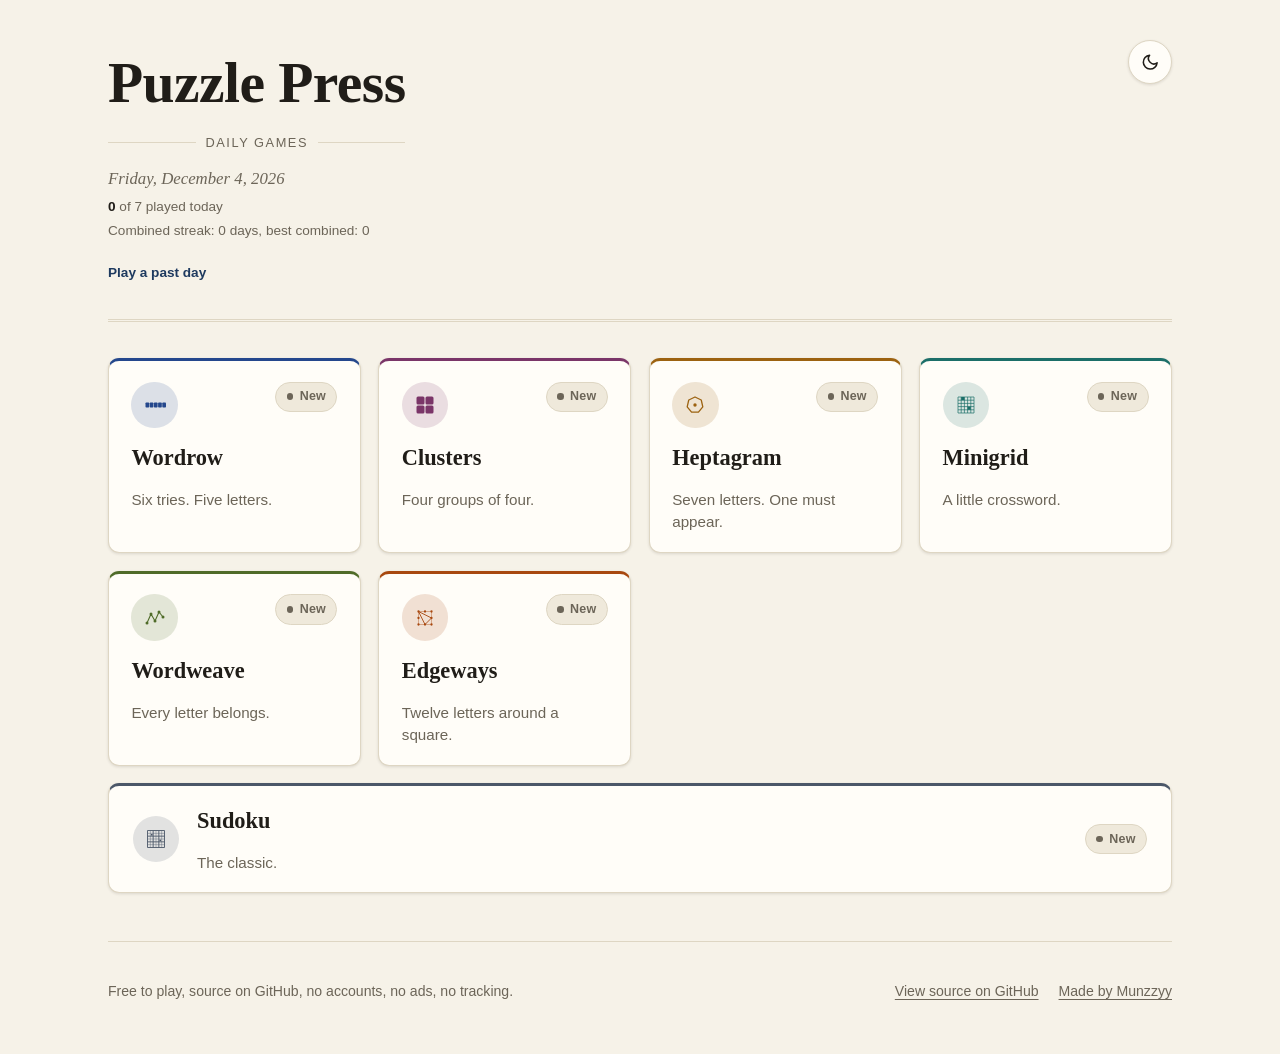
<file: index.html>
<!doctype html>
<html lang="en">
<head>
<meta charset="utf-8">
<script>
  try {
    var t = localStorage.getItem("pp.theme");
    if (t === "light" || t === "dark") document.documentElement.setAttribute("data-theme", t);
  } catch (e) {}
</script>
<meta name="viewport" content="width=device-width, initial-scale=1">
<title>Puzzle Press</title>
<meta name="description" content="Seven free daily puzzles: a word guess, a grouping game, a pangram hunt, a mini crossword, a word search, a letter-jump game, and sudoku. No accounts, no ads.">
<link rel="canonical" href="https://puzzlepress.munzzyy.dev/">
<meta property="og:type" content="website">
<meta property="og:site_name" content="Puzzle Press">
<meta property="og:title" content="Puzzle Press">
<meta property="og:description" content="Seven free daily puzzles: a word guess, a grouping game, a pangram hunt, a mini crossword, a word search, a letter-jump game, and sudoku. No accounts, no ads.">
<meta property="og:url" content="https://puzzlepress.munzzyy.dev/">
<meta property="og:image" content="https://puzzlepress.munzzyy.dev/assets/cards/hub.png">
<meta property="og:image:width" content="1200">
<meta property="og:image:height" content="630">
<meta name="twitter:card" content="summary_large_image">
<meta name="twitter:title" content="Puzzle Press">
<meta name="twitter:description" content="Seven free daily puzzles: a word guess, a grouping game, a pangram hunt, a mini crossword, a word search, a letter-jump game, and sudoku. No accounts, no ads.">
<meta name="twitter:image" content="https://puzzlepress.munzzyy.dev/assets/cards/hub.png">
<meta name="theme-color" content="#f6f2e8" media="(prefers-color-scheme: light)">
<meta name="theme-color" content="#14161a" media="(prefers-color-scheme: dark)">
<link rel="manifest" href="manifest.webmanifest">
<link rel="icon" href="assets/icons/favicon.png" type="image/png">
<link rel="icon" href="assets/icons/icon-32.png" sizes="32x32" type="image/png">
<link rel="apple-touch-icon" href="assets/icons/icon-180.png">
<link rel="stylesheet" href="assets/site.css">
<script type="application/ld+json">{"@context": "https://schema.org", "@type": "WebApplication", "name": "Puzzle Press", "url": "https://puzzlepress.munzzyy.dev/", "description": "Seven free daily puzzles: a word guess, a grouping game, a pangram hunt, a mini crossword, a word search, a letter-jump game, and sudoku. No accounts, no ads.", "applicationCategory": "GameApplication", "operatingSystem": "Any", "offers": {"@type": "Offer", "price": "0", "priceCurrency": "USD"}}</script>
</head>
<body>
<a class="pp-skip-link" href="#main">Skip to games</a>

<div class="pp-wrap">
  <header class="pp-masthead">
    <div class="pp-masthead__top">
      <div>
        <a class="pp-wordmark" href="index.html">Puzzle Press</a>
        <div class="pp-masthead__rule">Daily games</div>
      </div>
      <button type="button" class="pp-theme-toggle" id="theme-toggle" aria-label="Switch to dark theme"></button>
    </div>
    <p class="pp-dateline" id="dateline"></p>
    <p class="pp-progress" id="progress-line"></p>
    <p class="pp-combined-stats" id="combined-stats"></p>
    <div class="pp-masthead__links">
      <a class="pp-archive-link" href="archive.html">Play a past day</a>
      <button type="button" class="pp-archive-link pp-share-today" id="share-today" hidden>Share today's results</button>
    </div>
  </header>

  <main id="main">
    <section class="pp-grid" aria-label="Today's games" id="game-grid"></section>
  </main>

  <footer class="pp-footer">
    <p>Free to play, source on GitHub, no accounts, no ads, no tracking.</p>
    <span class="pp-footer__links">
      <a href="https://github.com/munzzyy/puzzlepress" target="_blank" rel="noopener">View source on GitHub</a>
      <a href="https://github.com/munzzyy" target="_blank" rel="noopener">Made by Munzzyy</a>
    </span>
  </footer>
</div>

<script type="module">
import { store, todayKey, lastDiff, getShareLine, share, dayIndex, currentStreak } from "./assets/shared.js";

const SITE_URL = "https://puzzlepress.munzzyy.dev/";
const HUB_EPOCH = "2026-08-10";

const GAMES = [
  { id: "wordrow", name: "Wordrow", tagline: "Six tries. Five letters." },
  { id: "clusters", name: "Clusters", tagline: "Four groups of four." },
  { id: "heptagram", name: "Heptagram", tagline: "Seven letters. One must appear." },
  { id: "minigrid", name: "Minigrid", tagline: "A little crossword." },
  { id: "wordweave", name: "Wordweave", tagline: "Every letter belongs." },
  { id: "edgeways", name: "Edgeways", tagline: "Twelve letters around a square." },
  { id: "sudoku", name: "Sudoku", tagline: "The classic.", defaultDiff: "easy" },
];

const THEME_KEY = "pp.theme";

function esc(s) {
  return String(s).replace(/[&<>"']/g, (c) => (
    { "&": "&amp;", "<": "&lt;", ">": "&gt;", '"': "&quot;", "'": "&#39;" }[c]
  ));
}

/**
 * Four hub chip states, read from the player's last-used difficulty for
 * this game: New (never played it), Continue (a saved day in progress),
 * Solved (today's puzzle already won), Hard-luck (today's puzzle already
 * lost). "Played today" for the progress line is solved-or-lost.
 */
function chipFor(game) {
  const diff = lastDiff(game.id, game.defaultDiff || "medium");
  const s = store(game.id, diff);
  const meta = s.loadMeta();
  const today = todayKey();

  if (meta.last === today) {
    return meta.lastWon
      ? { text: "Solved", state: "solved" }
      : { text: "Hard luck", state: "lost" };
  }
  if (s.loadDay()) return { text: "Continue", state: "continue" };
  return { text: "New", state: "" };
}

function renderGrid() {
  const grid = document.getElementById("game-grid");
  const chips = GAMES.map(chipFor);
  const playedToday = chips.filter((c) => c.state === "solved" || c.state === "lost").length;

  grid.innerHTML = GAMES.map((g, i) => {
    const chip = chips[i];
    const wide = i === GAMES.length - 1;
    const cardClass = wide ? "pp-card pp-card--wide" : "pp-card";
    const chipHTML =
      `<span class="pp-chip" data-state="${chip.state}">` +
      `<span class="pp-chip__dot" aria-hidden="true"></span>${esc(chip.text)}</span>`;
    const iconHTML = `<span class="pp-card__icon"><span class="pp-card__glyph" aria-hidden="true"></span></span>`;
    const nameHTML = `<span class="pp-card__name">${esc(g.name)}</span>`;
    const taglineHTML = `<span class="pp-card__tagline">${esc(g.tagline)}</span>`;

    if (wide) {
      return (
        `<a class="${cardClass}" data-game="${g.id}" href="games/${g.id}/index.html">` +
        iconHTML +
        `<span class="pp-card__wide-text">${nameHTML}${taglineHTML}</span>` +
        chipHTML +
        `</a>`
      );
    }
    return (
      `<a class="${cardClass}" data-game="${g.id}" href="games/${g.id}/index.html">` +
      `<span class="pp-card__top">${iconHTML}${chipHTML}</span>` +
      nameHTML +
      taglineHTML +
      `</a>`
    );
  }).join("");

  document.getElementById("progress-line").innerHTML =
    `<span class="pp-progress__count">${playedToday}</span> of ${GAMES.length} played today`;
}

/**
 * Combined streak across all seven games, read from each game's last-used
 * difficulty (same source chipFor uses). A quiet way to see the whole
 * portfolio's momentum at a glance instead of clicking into each game.
 */
function renderCombinedStats() {
  let streak = 0;
  let best = 0;
  for (const g of GAMES) {
    const diff = lastDiff(g.id, g.defaultDiff || "medium");
    const meta = store(g.id, diff).loadMeta();
    streak += currentStreak(meta);
    best += meta.maxStreak;
  }
  document.getElementById("combined-stats").textContent =
    `Combined streak: ${streak} day${streak === 1 ? "" : "s"}, best combined: ${best}`;
}

function renderShareToday() {
  const btn = document.getElementById("share-today");
  const today = todayKey();
  const lines = GAMES.map((g) => {
    const line = getShareLine(g.id, today);
    return line ? `${g.name}: ${line}` : null;
  }).filter(Boolean);

  btn.hidden = lines.length === 0;
  if (lines.length === 0) return;

  btn.onclick = () => {
    const dayNumber = dayIndex(HUB_EPOCH) + 1;
    const text = [`Puzzle Press #${dayNumber}`, ...lines, SITE_URL].join("\n");
    share(text);
  };
}

function renderDateline() {
  const now = new Date();
  document.getElementById("dateline").textContent = new Intl.DateTimeFormat("en-US", {
    weekday: "long",
    year: "numeric",
    month: "long",
    day: "numeric",
  }).format(now);
}

function currentTheme() {
  let stored = null;
  try {
    stored = localStorage.getItem(THEME_KEY);
  } catch (e) {}
  if (stored === "light" || stored === "dark") return stored;
  return window.matchMedia && window.matchMedia("(prefers-color-scheme: dark)").matches
    ? "dark"
    : "light";
}

function wireThemeToggle() {
  const btn = document.getElementById("theme-toggle");
  const iconFor = (theme) =>
    theme === "dark"
      ? '<svg viewBox="0 0 24 24" fill="none" stroke-width="2" stroke-linecap="round" stroke-linejoin="round"><circle cx="12" cy="12" r="4"/><path d="M12 2v2M12 20v2M4.9 4.9l1.4 1.4M17.7 17.7l1.4 1.4M2 12h2M20 12h2M4.9 19.1l1.4-1.4M17.7 6.3l1.4-1.4"/></svg>'
      : '<svg viewBox="0 0 24 24" fill="none" stroke-width="2" stroke-linecap="round" stroke-linejoin="round"><path d="M21 12.8A9 9 0 1 1 11.2 3a7 7 0 0 0 9.8 9.8z"/></svg>';

  const notifyNative = (theme) => {
    if (window.NativeApp && typeof window.NativeApp.postMessage === "function") {
      try {
        window.NativeApp.postMessage(JSON.stringify({ type: "theme", theme }));
      } catch (e) {}
    }
  };

  const apply = (theme) => {
    document.documentElement.setAttribute("data-theme", theme);
    btn.innerHTML = iconFor(theme);
    btn.setAttribute("aria-label", theme === "dark" ? "Switch to light theme" : "Switch to dark theme");
    notifyNative(theme);
  };

  apply(currentTheme());

  if (window.matchMedia) {
    window.matchMedia("(prefers-color-scheme: dark)").addEventListener("change", (e) => {
      let stored = null;
      try {
        stored = localStorage.getItem(THEME_KEY);
      } catch (err) {}
      if (stored) return;
      apply(e.matches ? "dark" : "light");
    });
  }

  btn.addEventListener("click", () => {
    const next = currentTheme() === "dark" ? "light" : "dark";
    try {
      localStorage.setItem(THEME_KEY, next);
    } catch (e) {}
    apply(next);
  });
}

function renderDay() {
  renderGrid();
  renderCombinedStats();
  renderDateline();
  renderShareToday();
}

renderDay();
wireThemeToggle();

// The Android app and back-forward cache resume this page without reloading it, possibly on a later day.
document.addEventListener("visibilitychange", () => {
  if (document.visibilityState === "visible") renderDay();
});
window.addEventListener("pageshow", (e) => {
  if (e.persisted) renderDay();
});

if ("serviceWorker" in navigator && location.hostname !== "appassets.androidplatform.net") {
  window.addEventListener("load", () => {
    navigator.serviceWorker.register("./sw.js").catch(() => {});
  });
}
</script>
</body>
</html>
</file>
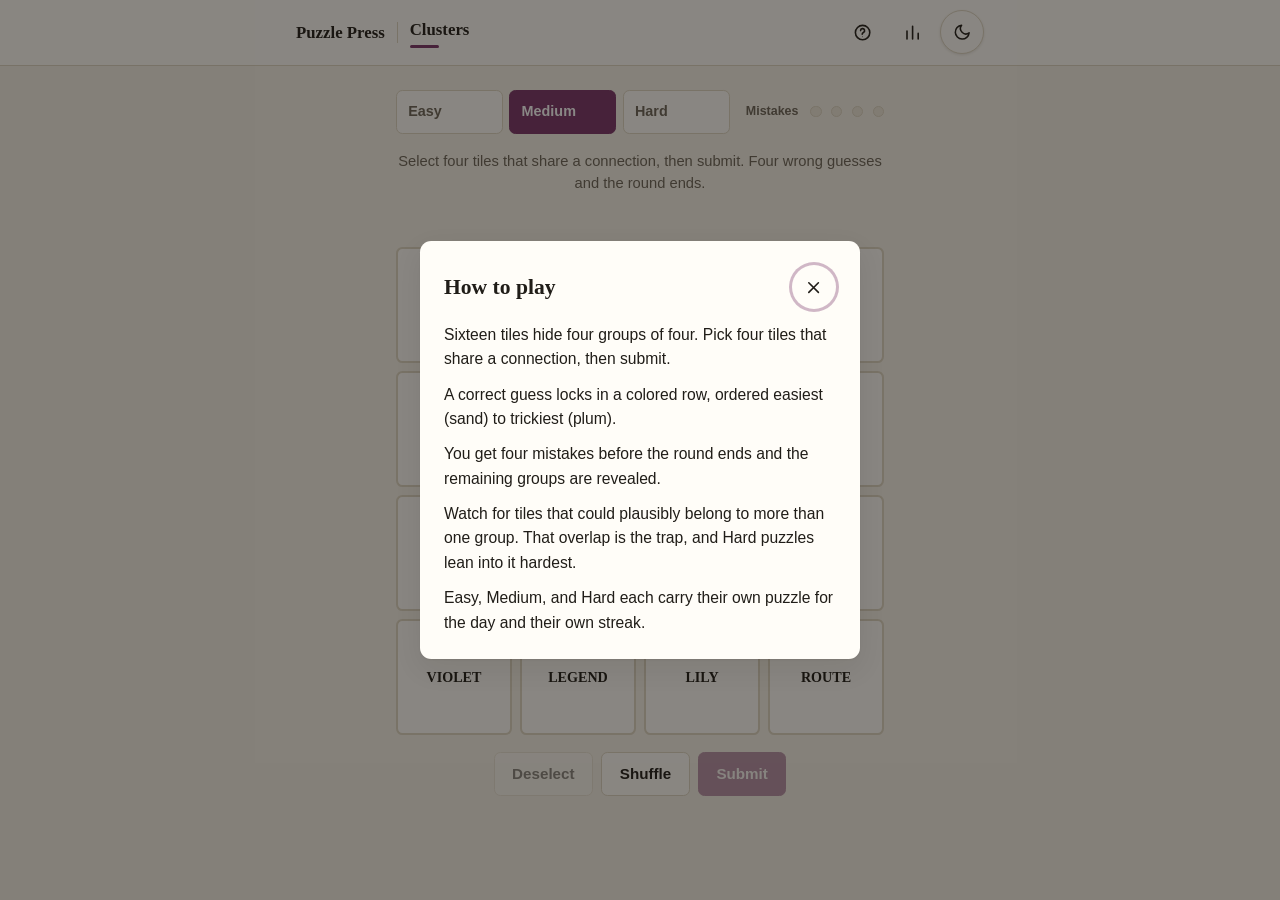
<file: games/clusters/index.html>
<!doctype html>
<html lang="en">
<head>
<meta charset="utf-8">
<script>
  try {
    var t = localStorage.getItem("pp.theme");
    if (t === "light" || t === "dark") document.documentElement.setAttribute("data-theme", t);
  } catch (e) {}
</script>
<meta name="viewport" content="width=device-width, initial-scale=1">
<title>Clusters - Puzzle Press</title>
<meta name="description" content="Four groups of four. Sort sixteen tiles into their hidden categories before you run out of mistakes.">
<link rel="canonical" href="https://puzzlepress.munzzyy.dev/games/clusters/">
<meta property="og:type" content="website">
<meta property="og:site_name" content="Puzzle Press">
<meta property="og:title" content="Clusters - Puzzle Press">
<meta property="og:description" content="Four groups of four. Sort sixteen tiles into their hidden categories before you run out of mistakes.">
<meta property="og:url" content="https://puzzlepress.munzzyy.dev/games/clusters/">
<meta property="og:image" content="https://puzzlepress.munzzyy.dev/assets/cards/clusters.png">
<meta property="og:image:width" content="1200">
<meta property="og:image:height" content="630">
<meta name="twitter:card" content="summary_large_image">
<meta name="twitter:title" content="Clusters - Puzzle Press">
<meta name="twitter:description" content="Four groups of four. Sort sixteen tiles into their hidden categories before you run out of mistakes.">
<meta name="twitter:image" content="https://puzzlepress.munzzyy.dev/assets/cards/clusters.png">
<meta name="theme-color" content="#f6f2e8" media="(prefers-color-scheme: light)">
<meta name="theme-color" content="#14161a" media="(prefers-color-scheme: dark)">
<link rel="manifest" href="../../manifest.webmanifest">
<link rel="icon" href="../../assets/icons/favicon.png" type="image/png">
<link rel="icon" href="../../assets/icons/icon-32.png" sizes="32x32" type="image/png">
<link rel="apple-touch-icon" href="../../assets/icons/icon-180.png">
<link rel="stylesheet" href="../../assets/site.css">
<link rel="stylesheet" href="style.css">
<script type="application/ld+json">{"@context": "https://schema.org", "@type": "Game", "name": "Clusters", "url": "https://puzzlepress.munzzyy.dev/games/clusters/", "description": "Sort sixteen tiles into four themed groups before your fourth mistake.", "genre": "Puzzle", "isAccessibleForFree": true}</script>
</head>
<body>
<a class="pp-skip-link" href="#main">Skip to game</a>
<div id="pp-chrome"></div>

<main id="main" class="pp-game" data-game="clusters">
  <div class="pp-diff-row">
    <div class="pp-difftabs" id="cl-difftabs"></div>
    <div class="pp-status-row" id="cl-status" aria-label="Mistakes remaining"></div>
  </div>

  <p class="cl-intro">Select four tiles that share a connection, then submit. Four wrong guesses and the round ends.</p>

  <p class="cl-banner" id="cl-banner" role="status" aria-live="polite"></p>

  <ol class="cl-solved" id="cl-solved" aria-label="Solved groups"></ol>

  <div class="cl-grid" id="cl-grid" role="group" aria-label="Puzzle tiles"></div>

  <div class="cl-controls">
    <button type="button" class="pp-btn" id="cl-deselect">Deselect</button>
    <button type="button" class="pp-btn" id="cl-shuffle">Shuffle</button>
    <button type="button" class="pp-btn pp-btn--primary" id="cl-submit" disabled>Submit</button>
  </div>

  <div class="cl-endgame" id="cl-endgame" role="status" aria-live="polite" hidden>
    <p class="cl-endgame__text" id="cl-endgame-text"></p>
    <div class="cl-endgame__actions">
      <button type="button" class="pp-btn pp-btn--primary" id="cl-share">Share result</button>
      <button type="button" class="pp-btn" id="cl-random">Play a random puzzle</button>
    </div>
  </div>
</main>

<script type="module" src="game.js"></script>
</body>
</html>
</file>
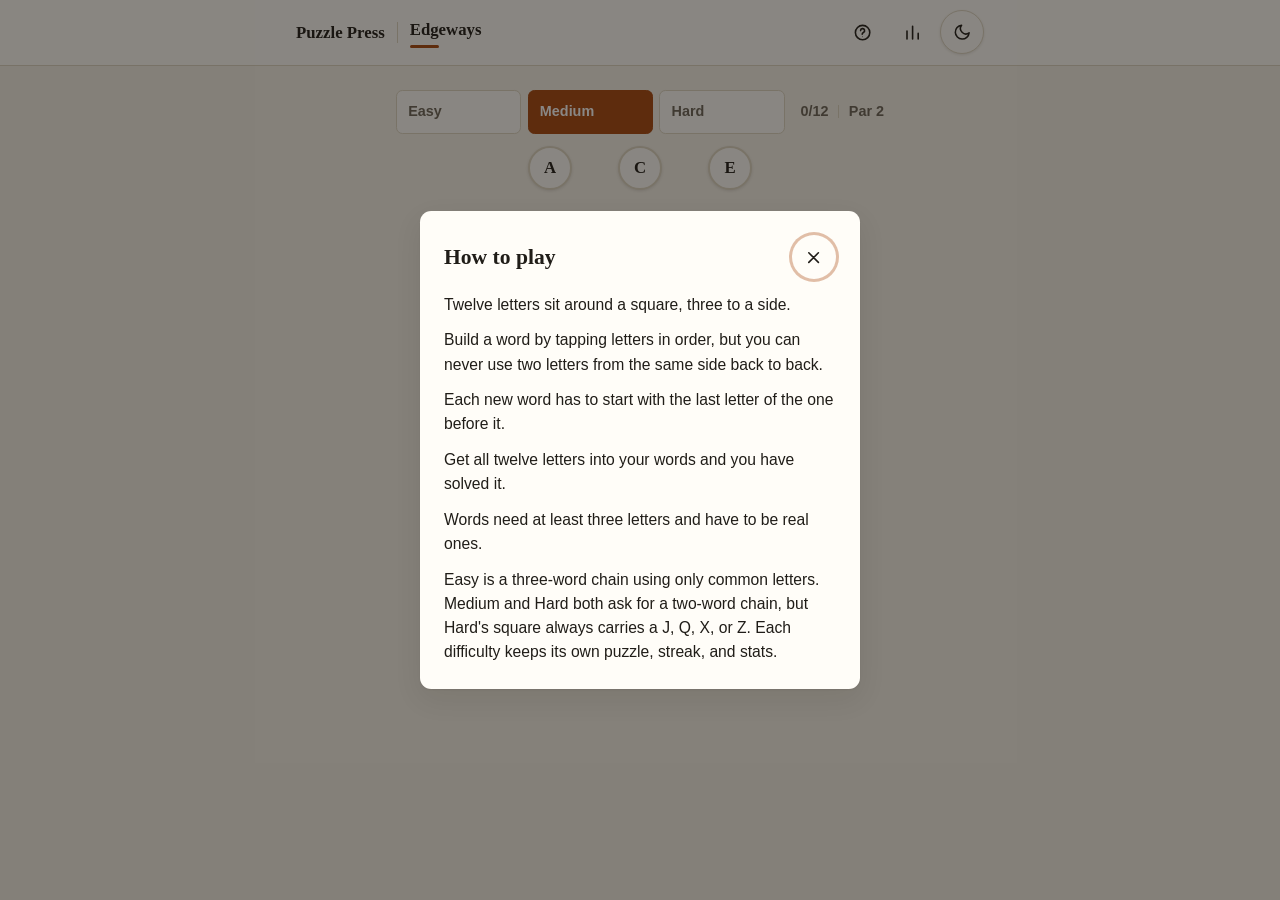
<file: games/edgeways/index.html>
<!doctype html>
<html lang="en">
<head>
<meta charset="utf-8">
<script>
  try {
    var t = localStorage.getItem("pp.theme");
    if (t === "light" || t === "dark") document.documentElement.setAttribute("data-theme", t);
  } catch (e) {}
</script>
<meta name="viewport" content="width=device-width, initial-scale=1">
<title>Edgeways - Puzzle Press</title>
<meta name="description" content="Twelve letters around a square. Chain words from side to side and use every letter.">
<link rel="canonical" href="https://puzzlepress.munzzyy.dev/games/edgeways/">
<meta property="og:type" content="website">
<meta property="og:site_name" content="Puzzle Press">
<meta property="og:title" content="Edgeways - Puzzle Press">
<meta property="og:description" content="Twelve letters around a square. Chain words from side to side and use every letter.">
<meta property="og:url" content="https://puzzlepress.munzzyy.dev/games/edgeways/">
<meta property="og:image" content="https://puzzlepress.munzzyy.dev/assets/cards/edgeways.png">
<meta property="og:image:width" content="1200">
<meta property="og:image:height" content="630">
<meta name="twitter:card" content="summary_large_image">
<meta name="twitter:title" content="Edgeways - Puzzle Press">
<meta name="twitter:description" content="Twelve letters around a square. Chain words from side to side and use every letter.">
<meta name="twitter:image" content="https://puzzlepress.munzzyy.dev/assets/cards/edgeways.png">
<meta name="theme-color" content="#f6f2e8" media="(prefers-color-scheme: light)">
<meta name="theme-color" content="#14161a" media="(prefers-color-scheme: dark)">
<link rel="manifest" href="../../manifest.webmanifest">
<link rel="icon" href="../../assets/icons/favicon.png" type="image/png">
<link rel="apple-touch-icon" href="../../assets/icons/icon-180.png">
<link rel="stylesheet" href="../../assets/site.css">
<link rel="stylesheet" href="./style.css">
<script type="application/ld+json">{"@context": "https://schema.org", "@type": "Game", "name": "Edgeways", "url": "https://puzzlepress.munzzyy.dev/games/edgeways/", "description": "Twelve letters around a square. Chain words until every letter is used.", "genre": "Puzzle", "isAccessibleForFree": true}</script>
</head>
<body>
<a class="pp-skip-link" href="#main">Skip to puzzle</a>

<div id="pp-chrome"></div>

<main id="main" class="pp-game">
  <div class="pp-diff-row">
    <div id="ed-diff-tabs"></div>
    <div class="pp-status-row">
      <span id="ed-progress" aria-label="Letters covered">0/12</span>
      <span class="ed-status-divider" aria-hidden="true"></span>
      <span>Par <span id="ed-par">2</span></span>
    </div>
  </div>

  <p class="ed-practice-note pp-muted pp-center" id="ed-practice-note" hidden>
    Practice puzzle. Solving this will not affect your streak.
  </p>

  <div class="ed-board" id="ed-board" aria-label="Letter square">
    <svg class="ed-board__lines" id="ed-lines" aria-hidden="true"></svg>
    <div class="ed-board__square" aria-hidden="true"></div>
    <div class="ed-board__side" data-side="0"></div>
    <div class="ed-board__side" data-side="1"></div>
    <div class="ed-board__side" data-side="2"></div>
    <div class="ed-board__side" data-side="3"></div>
  </div>

  <p class="ed-current" id="ed-current" aria-live="polite">&nbsp;</p>
  <p class="ed-message" id="ed-message" role="status"></p>

  <div class="ed-controls" id="ed-controls">
    <button type="button" class="pp-btn" id="ed-restart">Restart</button>
    <button type="button" class="pp-btn" id="ed-backspace">Delete</button>
    <button type="button" class="pp-btn pp-btn--primary" id="ed-enter">Enter</button>
  </div>

  <section class="ed-found" aria-label="Words found so far">
    <h2 class="ed-found__heading">Words found <span class="ed-found__count" id="ed-word-count">0</span></h2>
    <ol class="ed-found__list" id="ed-found-list"></ol>
  </section>

  <section class="ed-done" id="ed-done" role="status" aria-live="polite" hidden>
    <p class="ed-done__headline" id="ed-done-headline"></p>
    <div class="ed-done__actions">
      <button type="button" class="pp-btn pp-btn--primary" id="ed-share">Share result</button>
      <button type="button" class="pp-btn" id="ed-practice">Play a random puzzle</button>
    </div>
  </section>
</main>

<script type="module" src="./game.js"></script>
</body>
</html>
</file>
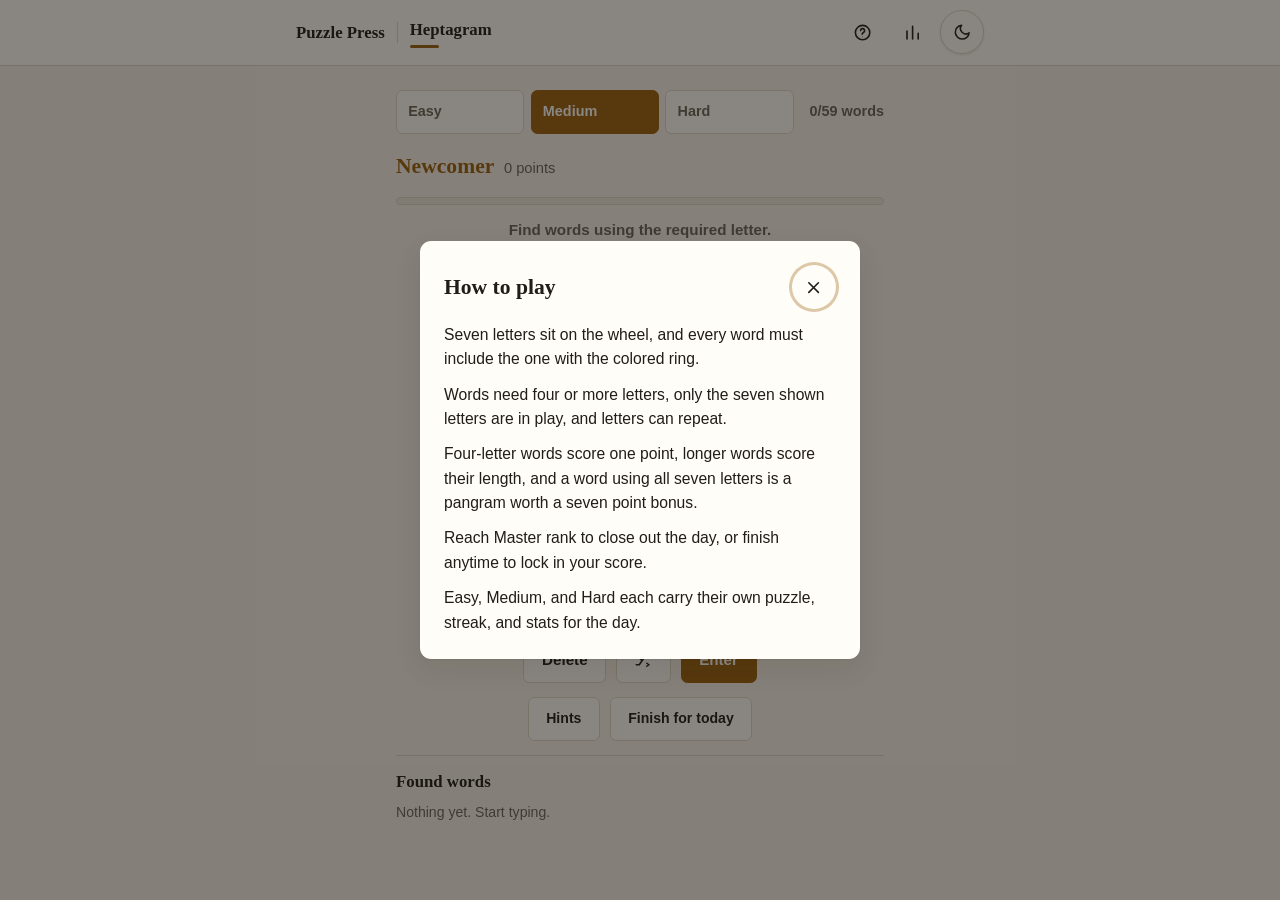
<file: games/heptagram/index.html>
<!doctype html>
<html lang="en">
<head>
<meta charset="utf-8">
<script>
  try {
    var t = localStorage.getItem("pp.theme");
    if (t === "light" || t === "dark") document.documentElement.setAttribute("data-theme", t);
  } catch (e) {}
</script>
<meta name="viewport" content="width=device-width, initial-scale=1">
<title>Heptagram - Puzzle Press</title>
<meta name="description" content="Seven letters, one required. Build words and hunt for the pangram.">
<link rel="canonical" href="https://puzzlepress.munzzyy.dev/games/heptagram/">
<meta property="og:type" content="website">
<meta property="og:site_name" content="Puzzle Press">
<meta property="og:title" content="Heptagram - Puzzle Press">
<meta property="og:description" content="Seven letters, one required. Build words and hunt for the pangram.">
<meta property="og:url" content="https://puzzlepress.munzzyy.dev/games/heptagram/">
<meta property="og:image" content="https://puzzlepress.munzzyy.dev/assets/cards/heptagram.png">
<meta property="og:image:width" content="1200">
<meta property="og:image:height" content="630">
<meta name="twitter:card" content="summary_large_image">
<meta name="twitter:title" content="Heptagram - Puzzle Press">
<meta name="twitter:description" content="Seven letters, one required. Build words and hunt for the pangram.">
<meta name="twitter:image" content="https://puzzlepress.munzzyy.dev/assets/cards/heptagram.png">
<meta name="theme-color" content="#f6f2e8" media="(prefers-color-scheme: light)">
<meta name="theme-color" content="#14161a" media="(prefers-color-scheme: dark)">
<link rel="manifest" href="../../manifest.webmanifest">
<link rel="icon" href="../../assets/icons/favicon.png" type="image/png">
<link rel="apple-touch-icon" href="../../assets/icons/icon-180.png">
<link rel="stylesheet" href="../../assets/site.css">
<link rel="stylesheet" href="style.css">
<script type="application/ld+json">{"@context": "https://schema.org", "@type": "Game", "name": "Heptagram", "url": "https://puzzlepress.munzzyy.dev/games/heptagram/", "description": "Seven letters, one required in every word you build. Hunt for the pangram.", "genre": "Puzzle", "isAccessibleForFree": true}</script>
</head>
<body>
<a class="pp-skip-link" href="#main">Skip to game</a>
<div id="pp-chrome"></div>

<main id="main" class="pp-game" aria-live="off">
  <div class="pp-diff-row">
    <div id="diff-tabs"></div>
    <div class="pp-status-row" id="hg-status" aria-label="Words found"></div>
  </div>

  <section class="hg-board" id="hg-board">
    <div class="hg-score-row">
      <p class="hg-rank" id="hg-rank">Newcomer</p>
      <p class="hg-score" id="hg-score">0 points</p>
    </div>

    <div class="hg-progress" aria-hidden="true">
      <div class="hg-progress__fill" id="hg-progress-fill"></div>
    </div>

    <p class="hg-message" id="hg-message" role="status" aria-live="polite">&nbsp;</p>

    <div class="hg-guess" id="hg-guess" aria-label="Current guess"></div>

    <div class="hg-wheel" id="hg-wheel" role="group" aria-label="Puzzle letters"></div>

    <div class="hg-controls">
      <button class="pp-btn" id="hg-delete" type="button">Delete</button>
      <button class="pp-btn" id="hg-shuffle" type="button" aria-label="Shuffle letter positions">
        <svg viewBox="0 0 24 24" fill="none" stroke="currentColor" stroke-width="2" stroke-linecap="round" stroke-linejoin="round" width="18" height="18" aria-hidden="true">
          <path d="M3 7h4l3 4M3 17h4l7-10h4M17 3l3 2-3 2M17 19l3-2-3-2"/>
        </svg>
      </button>
      <button class="pp-btn pp-btn--primary" id="hg-enter" type="button">Enter</button>
    </div>

    <div class="hg-finish-row">
      <button class="pp-btn" id="hg-hints" type="button">Hints</button>
      <button class="pp-btn" id="hg-finish" type="button">Finish for today</button>
    </div>

    <div class="hg-found">
      <h2 class="hg-found__title">Found words</h2>
      <ul class="hg-found__list" id="hg-found-list"></ul>
    </div>
  </section>

  <section class="hg-summary" id="hg-summary" role="status" aria-live="polite" hidden>
    <p class="hg-summary__rank" id="hg-summary-rank"></p>
    <p class="hg-summary__line" id="hg-summary-line"></p>
    <div class="hg-summary__actions">
      <button class="pp-btn pp-btn--primary" id="hg-share" type="button">Share result</button>
      <button class="pp-btn" id="hg-random" type="button">Random puzzle</button>
    </div>
  </section>
</main>

<script type="module" src="game.js"></script>
</body>
</html>
</file>
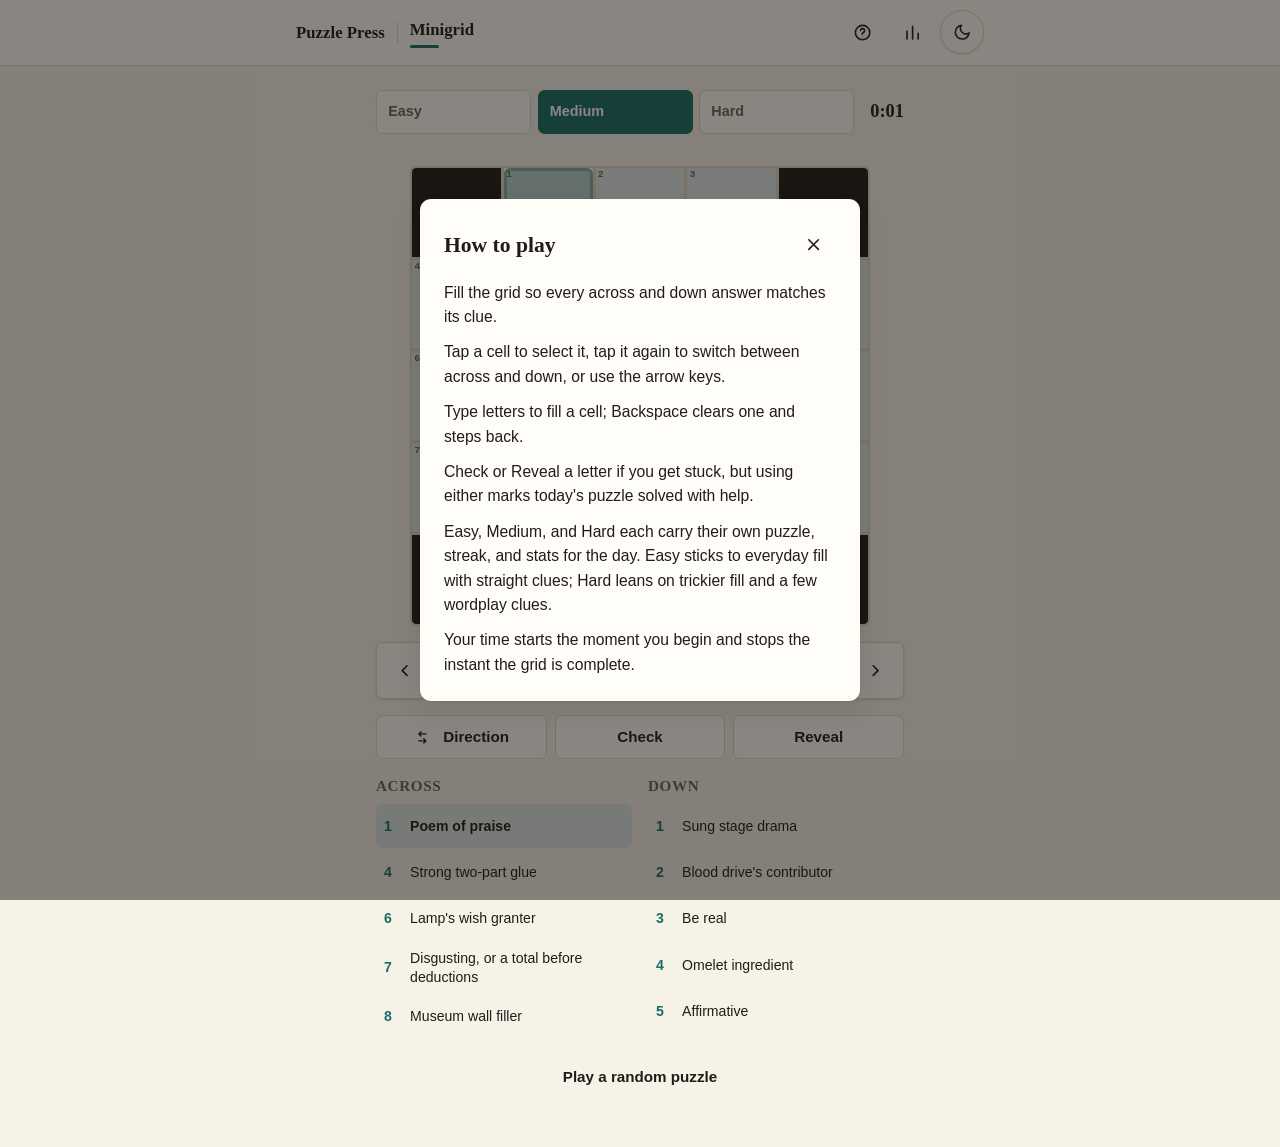
<file: games/minigrid/index.html>
<!doctype html>
<html lang="en">
<head>
<meta charset="utf-8">
<script>
  try {
    var t = localStorage.getItem("pp.theme");
    if (t === "light" || t === "dark") document.documentElement.setAttribute("data-theme", t);
  } catch (e) {}
</script>
<meta name="viewport" content="width=device-width, initial-scale=1">
<title>Minigrid - Puzzle Press</title>
<meta name="description" content="A little 5x5 crossword in Easy, Medium, and Hard. New puzzles every day, free, no accounts.">
<link rel="canonical" href="https://puzzlepress.munzzyy.dev/games/minigrid/">
<meta property="og:type" content="website">
<meta property="og:site_name" content="Puzzle Press">
<meta property="og:title" content="Minigrid - Puzzle Press">
<meta property="og:description" content="A little 5x5 crossword in Easy, Medium, and Hard. New puzzles every day, free, no accounts.">
<meta property="og:url" content="https://puzzlepress.munzzyy.dev/games/minigrid/">
<meta property="og:image" content="https://puzzlepress.munzzyy.dev/assets/cards/minigrid.png">
<meta property="og:image:width" content="1200">
<meta property="og:image:height" content="630">
<meta name="twitter:card" content="summary_large_image">
<meta name="twitter:title" content="Minigrid - Puzzle Press">
<meta name="twitter:description" content="A little 5x5 crossword in Easy, Medium, and Hard. New puzzles every day, free, no accounts.">
<meta name="twitter:image" content="https://puzzlepress.munzzyy.dev/assets/cards/minigrid.png">
<meta name="theme-color" content="#f6f2e8" media="(prefers-color-scheme: light)">
<meta name="theme-color" content="#14161a" media="(prefers-color-scheme: dark)">
<link rel="manifest" href="../../manifest.webmanifest">
<link rel="icon" href="../../assets/icons/favicon.png" type="image/png">
<link rel="apple-touch-icon" href="../../assets/icons/icon-180.png">
<link rel="stylesheet" href="../../assets/site.css">
<link rel="stylesheet" href="style.css">
<script type="application/ld+json">{"@context": "https://schema.org", "@type": "Game", "name": "Minigrid", "url": "https://puzzlepress.munzzyy.dev/games/minigrid/", "description": "A 5x5 crossword with hand written clues, every day.", "genre": "Puzzle", "isAccessibleForFree": true}</script>
</head>
<body>
<a class="pp-skip-link" href="#grid">Skip to puzzle</a>
<div id="pp-chrome"></div>

<main class="pp-game pp-game--wide mg-main" id="main">
  <div class="pp-diff-row">
    <div id="diff-tabs"></div>
    <div class="pp-status-row">
      <span class="mg-status__timer" id="timer" aria-label="Time elapsed">0:00</span>
      <span class="mg-status__badge" id="help-badge" hidden>Solved with help</span>
      <span class="mg-status__badge" id="random-badge" hidden>Random puzzle, not scored</span>
    </div>
  </div>

  <div class="mg-grid" id="grid" role="grid" aria-label="Minigrid crossword"></div>

  <div class="mg-cluebar">
    <button type="button" class="pp-icon-btn mg-cluebar__nav" id="clue-prev" aria-label="Previous clue">
      <svg viewBox="0 0 24 24" fill="none" stroke-width="2" stroke-linecap="round" stroke-linejoin="round"><path d="M15 6l-6 6 6 6"/></svg>
    </button>
    <button type="button" class="mg-cluebar__text" id="clue-active" aria-live="polite"></button>
    <button type="button" class="pp-icon-btn mg-cluebar__nav" id="clue-next" aria-label="Next clue">
      <svg viewBox="0 0 24 24" fill="none" stroke-width="2" stroke-linecap="round" stroke-linejoin="round"><path d="M9 6l6 6-6 6"/></svg>
    </button>
  </div>

  <div class="mg-toolbar">
    <button type="button" class="pp-btn" id="btn-direction">
      <svg viewBox="0 0 24 24" fill="none" stroke-width="2" stroke-linecap="round" stroke-linejoin="round" aria-hidden="true"><path d="M7 7h10M7 7l3-3M7 7l3 3M17 17H7M17 17l-3-3M17 17l-3 3"/></svg>
      Direction
    </button>
    <button type="button" class="pp-btn" id="btn-check">Check</button>
    <button type="button" class="pp-btn" id="btn-reveal">Reveal</button>
  </div>

  <div class="mg-clues">
    <div class="mg-clues__col">
      <h2 class="mg-clues__heading">Across</h2>
      <ul class="mg-clues__list" id="clues-across"></ul>
    </div>
    <div class="mg-clues__col">
      <h2 class="mg-clues__heading">Down</h2>
      <ul class="mg-clues__list" id="clues-down"></ul>
    </div>
  </div>

  <div class="mg-complete" id="complete-panel" role="status" aria-live="polite" hidden>
    <p class="mg-complete__title">Solved!</p>
    <p class="mg-complete__time" id="complete-time"></p>
    <button type="button" class="pp-btn pp-btn--primary" id="btn-share">Share</button>
  </div>

  <p class="mg-freeplay">
    <button type="button" class="pp-btn pp-btn--ghost" id="btn-random">Play a random puzzle</button>
  </p>
</main>

<script type="module" src="game.js"></script>
</body>
</html>
</file>
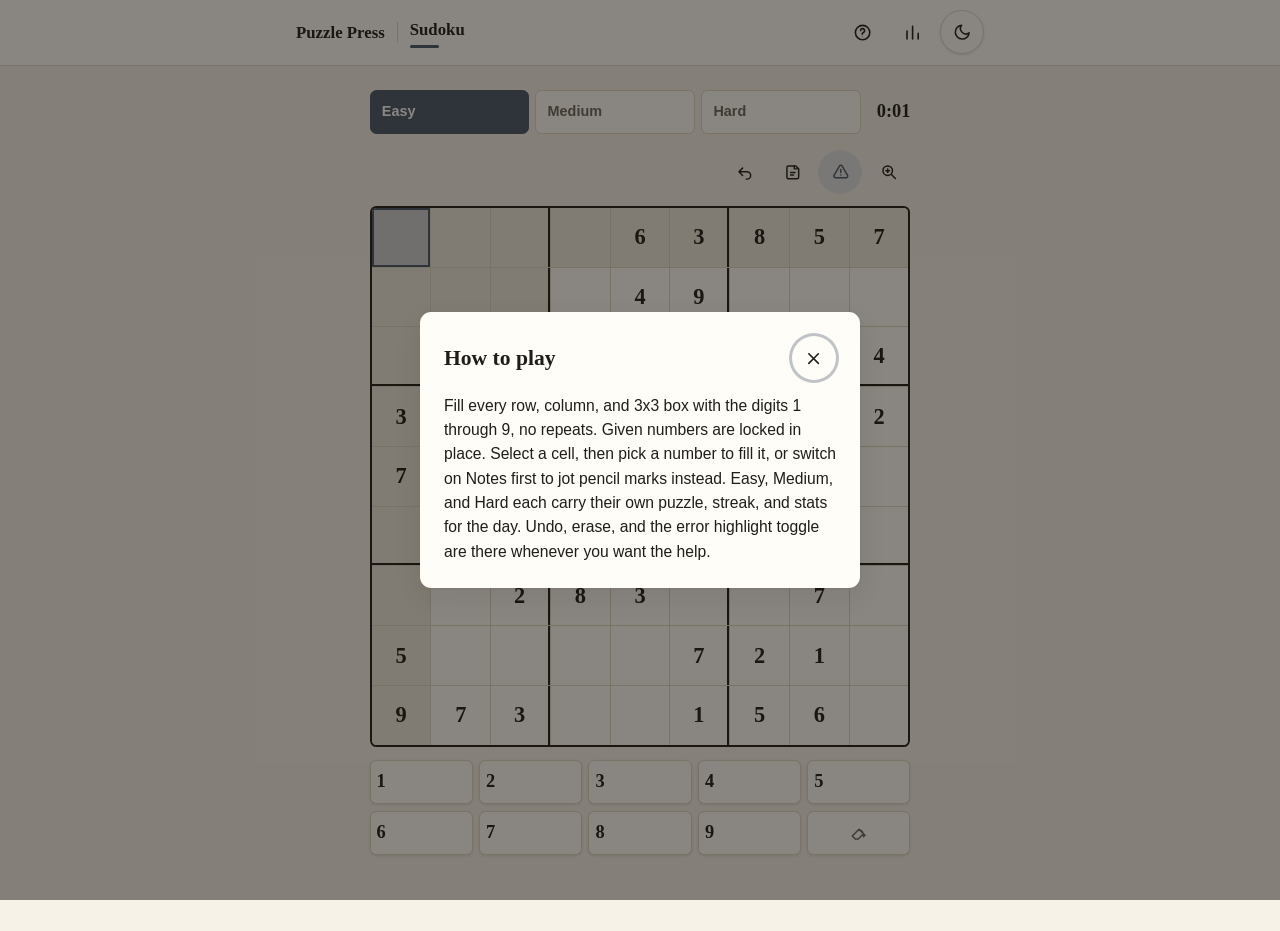
<file: games/sudoku/index.html>
<!doctype html>
<html lang="en">
<head>
<meta charset="utf-8">
<script>
  try {
    var t = localStorage.getItem("pp.theme");
    if (t === "light" || t === "dark") document.documentElement.setAttribute("data-theme", t);
  } catch (e) {}
</script>
<meta name="viewport" content="width=device-width, initial-scale=1">
<title>Sudoku - Puzzle Press</title>
<meta name="description" content="A daily 9x9 sudoku in easy, medium, and hard. Pencil marks, error highlighting, undo, and a timer.">
<link rel="canonical" href="https://puzzlepress.munzzyy.dev/games/sudoku/">
<meta property="og:type" content="website">
<meta property="og:site_name" content="Puzzle Press">
<meta property="og:title" content="Sudoku - Puzzle Press">
<meta property="og:description" content="A daily 9x9 sudoku in easy, medium, and hard. Pencil marks, error highlighting, undo, and a timer.">
<meta property="og:url" content="https://puzzlepress.munzzyy.dev/games/sudoku/">
<meta property="og:image" content="https://puzzlepress.munzzyy.dev/assets/cards/sudoku.png">
<meta property="og:image:width" content="1200">
<meta property="og:image:height" content="630">
<meta name="twitter:card" content="summary_large_image">
<meta name="twitter:title" content="Sudoku - Puzzle Press">
<meta name="twitter:description" content="A daily 9x9 sudoku in easy, medium, and hard. Pencil marks, error highlighting, undo, and a timer.">
<meta name="twitter:image" content="https://puzzlepress.munzzyy.dev/assets/cards/sudoku.png">
<meta name="theme-color" content="#f6f2e8" media="(prefers-color-scheme: light)">
<meta name="theme-color" content="#14161a" media="(prefers-color-scheme: dark)">
<link rel="manifest" href="../../manifest.webmanifest">
<link rel="icon" href="../../assets/icons/favicon.png" type="image/png">
<link rel="icon" href="../../assets/icons/icon-32.png" sizes="32x32" type="image/png">
<link rel="apple-touch-icon" href="../../assets/icons/icon-180.png">
<link rel="stylesheet" href="../../assets/site.css">
<link rel="stylesheet" href="style.css">
<script type="application/ld+json">{"@context": "https://schema.org", "@type": "Game", "name": "Sudoku", "url": "https://puzzlepress.munzzyy.dev/games/sudoku/", "description": "The classic, with pencil marks and undo.", "genre": "Puzzle", "isAccessibleForFree": true}</script>
</head>
<body>
<a class="pp-skip-link" href="#board">Skip to puzzle</a>
<div id="pp-chrome"></div>

<main class="pp-game pp-game--wide sk-game" id="main">
  <div class="pp-diff-row">
    <div id="diff-tabs"></div>
    <div class="pp-status-row">
      <span class="sk-timer" id="timer" aria-label="Time elapsed">0:00</span>
    </div>
  </div>

  <div class="sk-toolbar">
    <div class="sk-tools">
      <button type="button" class="pp-icon-btn" data-action="undo" aria-label="Undo">
        <svg viewBox="0 0 24 24" fill="none" stroke-width="2" stroke-linecap="round" stroke-linejoin="round">
          <path d="M9 7 4 12l5 5M4 12h11a5 5 0 0 1 0 10h-1"/>
        </svg>
      </button>
      <button type="button" class="pp-icon-btn" data-action="notes" aria-label="Notes mode" aria-pressed="false">
        <svg viewBox="0 0 24 24" fill="none" stroke-width="2" stroke-linecap="round" stroke-linejoin="round">
          <path d="M4 19.5V6a2 2 0 0 1 2-2h10l4 4v11.5a2 2 0 0 1-2 2H6a2 2 0 0 1-2-2Z"/>
          <path d="M14 4v4h4M9 13h6M9 16.5h4"/>
        </svg>
      </button>
      <button type="button" class="pp-icon-btn" data-action="errors" aria-label="Highlight errors" aria-pressed="true">
        <svg viewBox="0 0 24 24" fill="none" stroke-width="2" stroke-linecap="round" stroke-linejoin="round">
          <path d="M12 9v4M12 16.5h.01"/>
          <path d="M10.3 3.9 2.8 17a2 2 0 0 0 1.7 3h15a2 2 0 0 0 1.7-3L13.7 3.9a2 2 0 0 0-3.4 0Z"/>
        </svg>
      </button>
      <button type="button" class="pp-icon-btn" data-action="zoom" aria-label="Zoom in the board" aria-pressed="false">
        <svg viewBox="0 0 24 24" fill="none" stroke-width="2" stroke-linecap="round" stroke-linejoin="round">
          <circle cx="10.5" cy="10.5" r="6.5"/>
          <path d="M15.3 15.3 21 21M10.5 8v5M8 10.5h5"/>
        </svg>
      </button>
    </div>
  </div>

  <div class="sk-board-wrap" id="board-wrap">
    <div class="sk-board" id="board" role="grid" aria-label="Sudoku board"></div>
  </div>

  <div class="sk-pad" id="pad" aria-label="Number pad"></div>

  <p class="sk-status" id="status" role="status" aria-live="polite"></p>

  <div class="sk-done" id="done-panel" role="status" aria-live="polite" hidden>
    <p id="done-message"></p>
    <div class="sk-done-actions">
      <button type="button" class="pp-btn pp-btn--primary" data-action="share">Share result</button>
      <button type="button" class="pp-btn" data-action="random">Play a random puzzle</button>
    </div>
  </div>
</main>

<script type="module" src="game.js"></script>
</body>
</html>
</file>
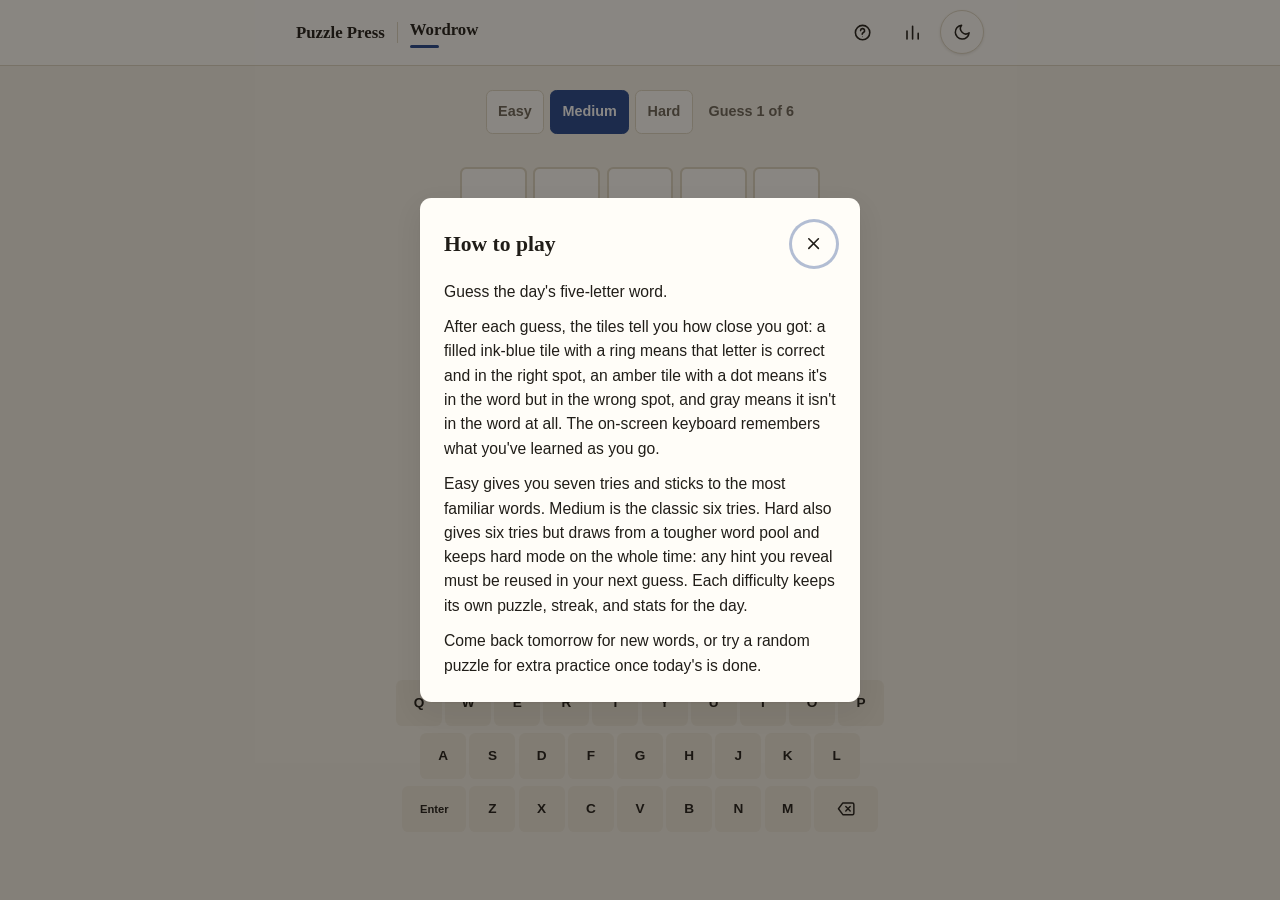
<file: games/wordrow/index.html>
<!doctype html>
<html lang="en">
<head>
<meta charset="utf-8">
<script>
  try {
    var t = localStorage.getItem("pp.theme");
    if (t === "light" || t === "dark") document.documentElement.setAttribute("data-theme", t);
  } catch (e) {}
</script>
<meta name="viewport" content="width=device-width, initial-scale=1">
<title>Wordrow - Puzzle Press</title>
<meta name="description" content="A daily word-guessing puzzle in easy, medium, and hard from Puzzle Press.">
<link rel="canonical" href="https://puzzlepress.munzzyy.dev/games/wordrow/">
<meta property="og:type" content="website">
<meta property="og:site_name" content="Puzzle Press">
<meta property="og:title" content="Wordrow - Puzzle Press">
<meta property="og:description" content="A daily word-guessing puzzle in easy, medium, and hard from Puzzle Press.">
<meta property="og:url" content="https://puzzlepress.munzzyy.dev/games/wordrow/">
<meta property="og:image" content="https://puzzlepress.munzzyy.dev/assets/cards/wordrow.png">
<meta property="og:image:width" content="1200">
<meta property="og:image:height" content="630">
<meta name="twitter:card" content="summary_large_image">
<meta name="twitter:title" content="Wordrow - Puzzle Press">
<meta name="twitter:description" content="A daily word-guessing puzzle in easy, medium, and hard from Puzzle Press.">
<meta name="twitter:image" content="https://puzzlepress.munzzyy.dev/assets/cards/wordrow.png">
<meta name="theme-color" content="#f6f2e8" media="(prefers-color-scheme: light)">
<meta name="theme-color" content="#14161a" media="(prefers-color-scheme: dark)">
<link rel="manifest" href="../../manifest.webmanifest">
<link rel="icon" href="../../assets/icons/favicon.png" type="image/png">
<link rel="apple-touch-icon" href="../../assets/icons/icon-180.png">
<link rel="stylesheet" href="../../assets/site.css">
<link rel="stylesheet" href="style.css">
<script type="application/ld+json">{"@context": "https://schema.org", "@type": "Game", "name": "Wordrow", "url": "https://puzzlepress.munzzyy.dev/games/wordrow/", "description": "Six tries at a five letter word, with a hard mode if you want it.", "genre": "Puzzle", "isAccessibleForFree": true}</script>
</head>
<body>
<a class="pp-skip-link" href="#main">Skip to game</a>
<div id="pp-chrome"></div>

<main id="main" class="pp-game" data-game="wordrow">
  <div class="pp-diff-row">
    <div id="wr-diff-tabs"></div>
    <div class="pp-status-row">
      <span id="wr-status" aria-live="polite"></span>
    </div>
  </div>

  <div class="wr-board" id="wr-board" role="group" aria-label="Guess grid"></div>

  <div class="wr-toolbar">
    <button type="button" class="pp-chip wr-hardmode" id="wr-hardmode" aria-pressed="false">
      <span class="pp-chip__dot" aria-hidden="true"></span>Hard mode
    </button>
    <button type="button" class="pp-chip wr-contrast" id="wr-contrast" aria-pressed="false">
      <span class="pp-chip__dot" aria-hidden="true"></span>High contrast
    </button>
    <button type="button" class="pp-btn pp-btn--ghost wr-random" id="wr-random" hidden>Random puzzle</button>
  </div>

  <div class="wr-keyboard" id="wr-keyboard" role="group" aria-label="Keyboard"></div>

  <section class="wr-result" id="wr-result" role="status" aria-live="polite" hidden>
    <p class="wr-result__headline" id="wr-result-headline"></p>
    <p class="wr-result__sub" id="wr-result-sub"></p>
    <div class="pp-stats" id="wr-result-stats"></div>
    <button type="button" class="pp-btn pp-btn--primary wr-share" id="wr-share">Share result</button>
  </section>
</main>

<script type="module" src="game.js"></script>
</body>
</html>
</file>
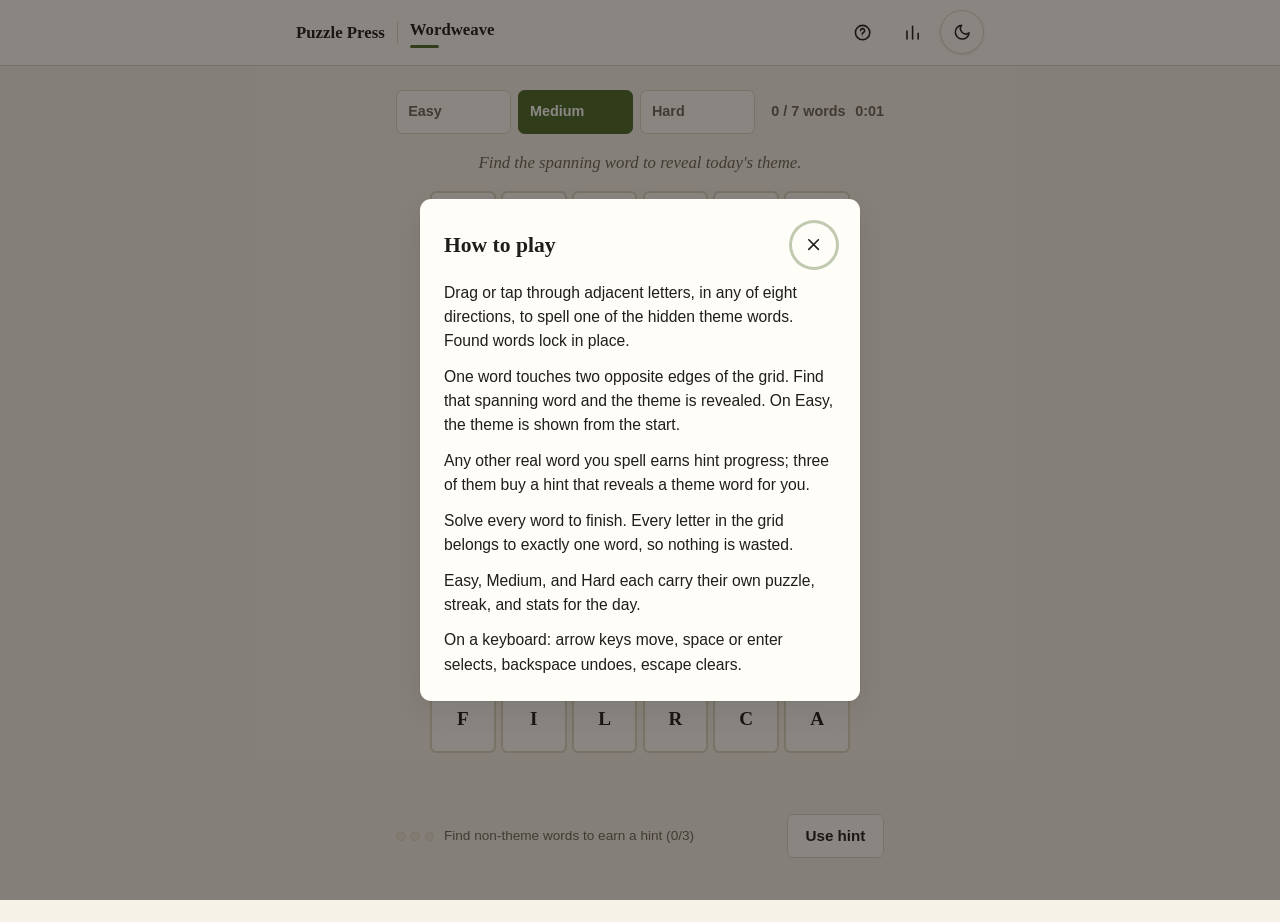
<file: games/wordweave/index.html>
<!doctype html>
<html lang="en">
<head>
<meta charset="utf-8">
<script>
  try {
    var t = localStorage.getItem("pp.theme");
    if (t === "light" || t === "dark") document.documentElement.setAttribute("data-theme", t);
  } catch (e) {}
</script>
<meta name="viewport" content="width=device-width, initial-scale=1">
<title>Wordweave - Puzzle Press</title>
<meta name="description" content="Every letter belongs. Find the theme words woven through a 6x8 grid and uncover the spanning word that ties them together.">
<link rel="canonical" href="https://puzzlepress.munzzyy.dev/games/wordweave/">
<meta property="og:type" content="website">
<meta property="og:site_name" content="Puzzle Press">
<meta property="og:title" content="Wordweave - Puzzle Press">
<meta property="og:description" content="Every letter belongs. Find the theme words woven through a 6x8 grid and uncover the spanning word that ties them together.">
<meta property="og:url" content="https://puzzlepress.munzzyy.dev/games/wordweave/">
<meta property="og:image" content="https://puzzlepress.munzzyy.dev/assets/cards/wordweave.png">
<meta property="og:image:width" content="1200">
<meta property="og:image:height" content="630">
<meta name="twitter:card" content="summary_large_image">
<meta name="twitter:title" content="Wordweave - Puzzle Press">
<meta name="twitter:description" content="Every letter belongs. Find the theme words woven through a 6x8 grid and uncover the spanning word that ties them together.">
<meta name="twitter:image" content="https://puzzlepress.munzzyy.dev/assets/cards/wordweave.png">
<meta name="theme-color" content="#f6f2e8" media="(prefers-color-scheme: light)">
<meta name="theme-color" content="#14161a" media="(prefers-color-scheme: dark)">
<link rel="manifest" href="../../manifest.webmanifest">
<link rel="icon" href="../../assets/icons/favicon.png" type="image/png">
<link rel="icon" href="../../assets/icons/icon-32.png" sizes="32x32" type="image/png">
<link rel="apple-touch-icon" href="../../assets/icons/icon-180.png">
<link rel="stylesheet" href="../../assets/site.css">
<link rel="stylesheet" href="style.css">
<script type="application/ld+json">{"@context": "https://schema.org", "@type": "Game", "name": "Wordweave", "url": "https://puzzlepress.munzzyy.dev/games/wordweave/", "description": "Find the theme words hidden in a grid of letters, then the one that spans it.", "genre": "Puzzle", "isAccessibleForFree": true}</script>
</head>
<body>
<a class="pp-skip-link" href="#main">Skip to puzzle</a>
<div id="pp-chrome"></div>

<main id="main" class="pp-game" data-game="wordweave">
  <div class="pp-diff-row">
    <div class="pp-difftabs" id="ww-difftabs"></div>
    <div class="pp-status-row">
      <span id="ww-progress">0 / 0 words</span>
      <span id="ww-timer">0:00</span>
    </div>
  </div>

  <p class="ww-banner" id="ww-theme-banner" aria-live="polite">Find the spanning word to reveal today's theme.</p>

  <div class="ww-board-wrap">
    <div class="ww-grid" id="ww-grid" role="group" aria-label="Letter grid, use arrow keys to move and space to select"></div>
  </div>

  <div class="ww-current" id="ww-current" aria-live="polite"></div>

  <div class="ww-hint-row">
    <div class="ww-hint-meter" id="ww-hint-meter" aria-hidden="true">
      <span class="ww-hint-dot"></span><span class="ww-hint-dot"></span><span class="ww-hint-dot"></span>
    </div>
    <p class="ww-hint-label" id="ww-hint-label">Find non-theme words to earn a hint</p>
    <button type="button" class="pp-btn" id="ww-hint-btn" disabled>Use hint</button>
  </div>

  <section class="ww-found" aria-label="Words found">
    <ul class="ww-found__list" id="ww-found-list"></ul>
  </section>

  <div class="ww-practice" id="ww-practice" hidden>
    <p>Today's puzzle is solved. Keep going with a puzzle that won't touch your streak.</p>
    <button type="button" class="pp-btn" id="ww-practice-btn">Play a random puzzle</button>
  </div>

  <div class="ww-complete" id="ww-complete" role="status" aria-live="polite" hidden>
    <h2 id="ww-complete-title">Solved</h2>
    <p id="ww-complete-summary"></p>
    <button type="button" class="pp-btn pp-btn--primary" id="ww-share-btn">Share result</button>
  </div>
</main>

<script type="module" src="game.js"></script>
</body>
</html>
</file>
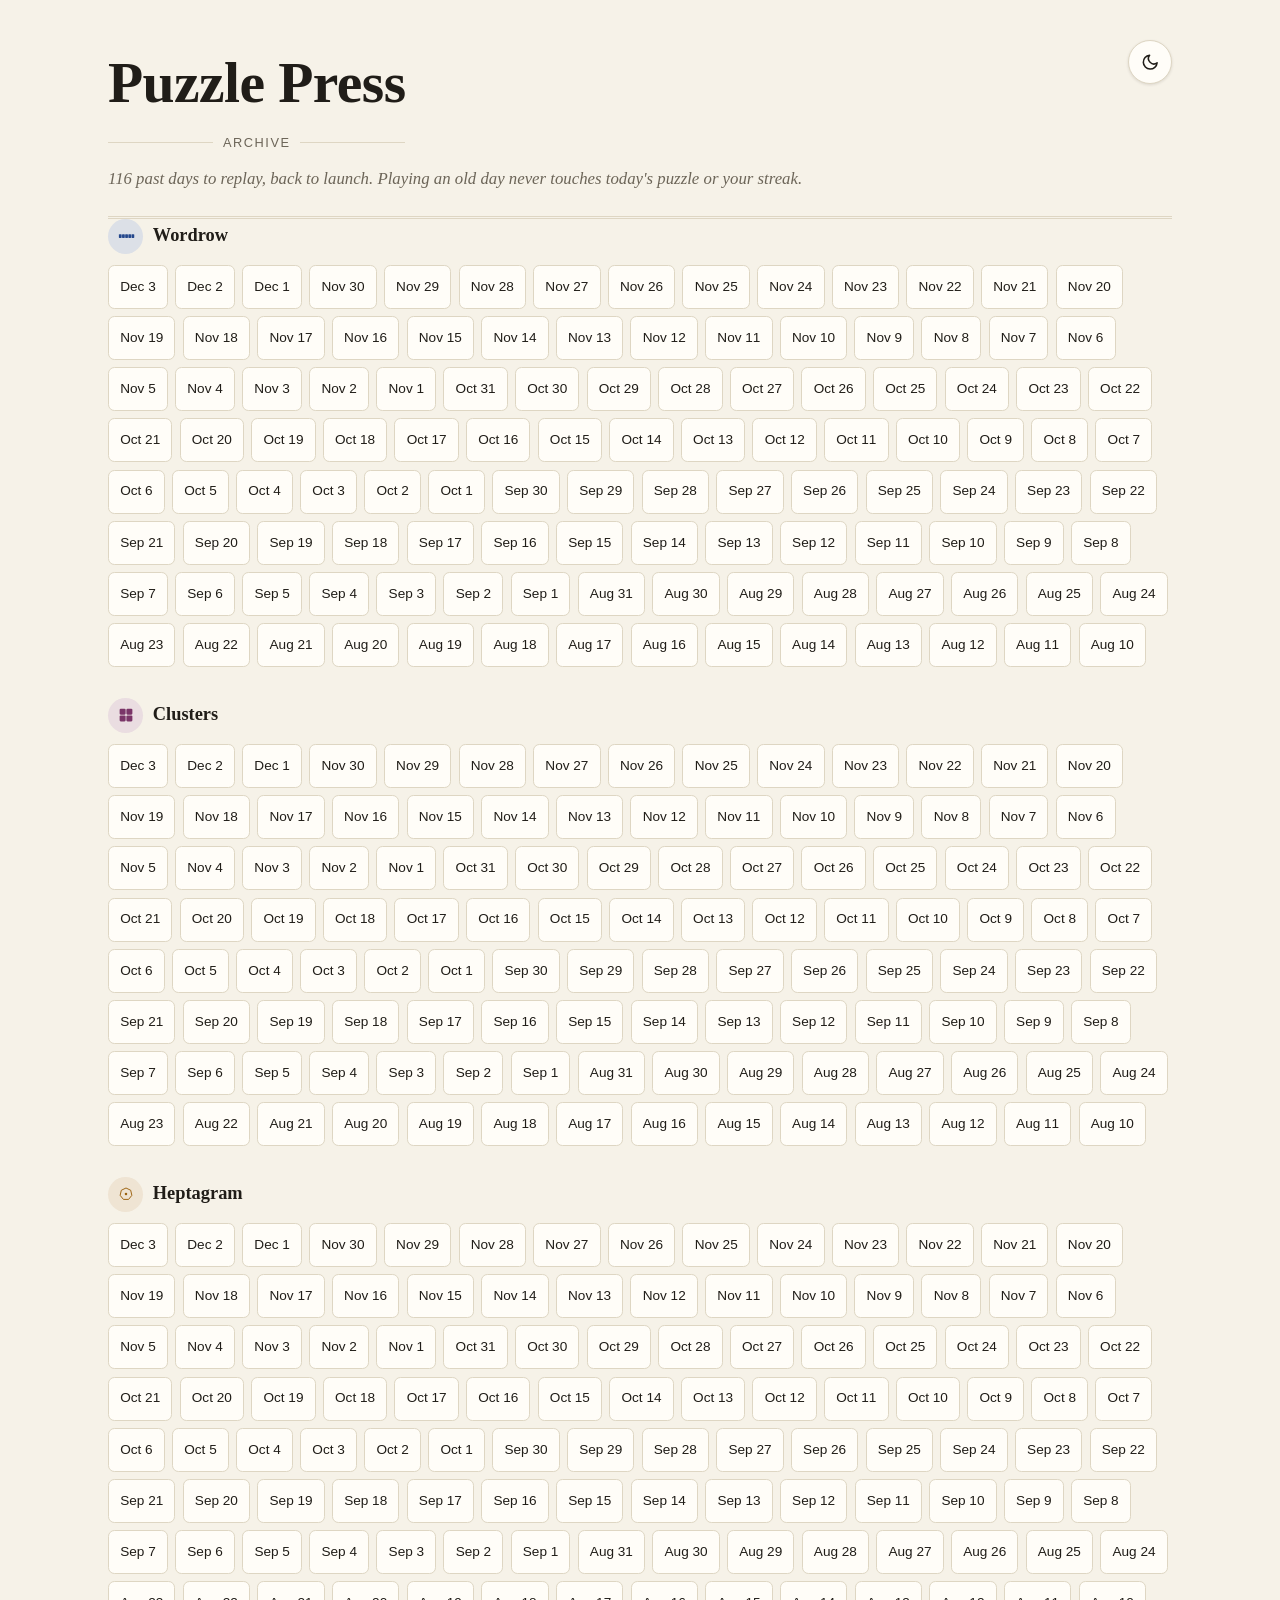
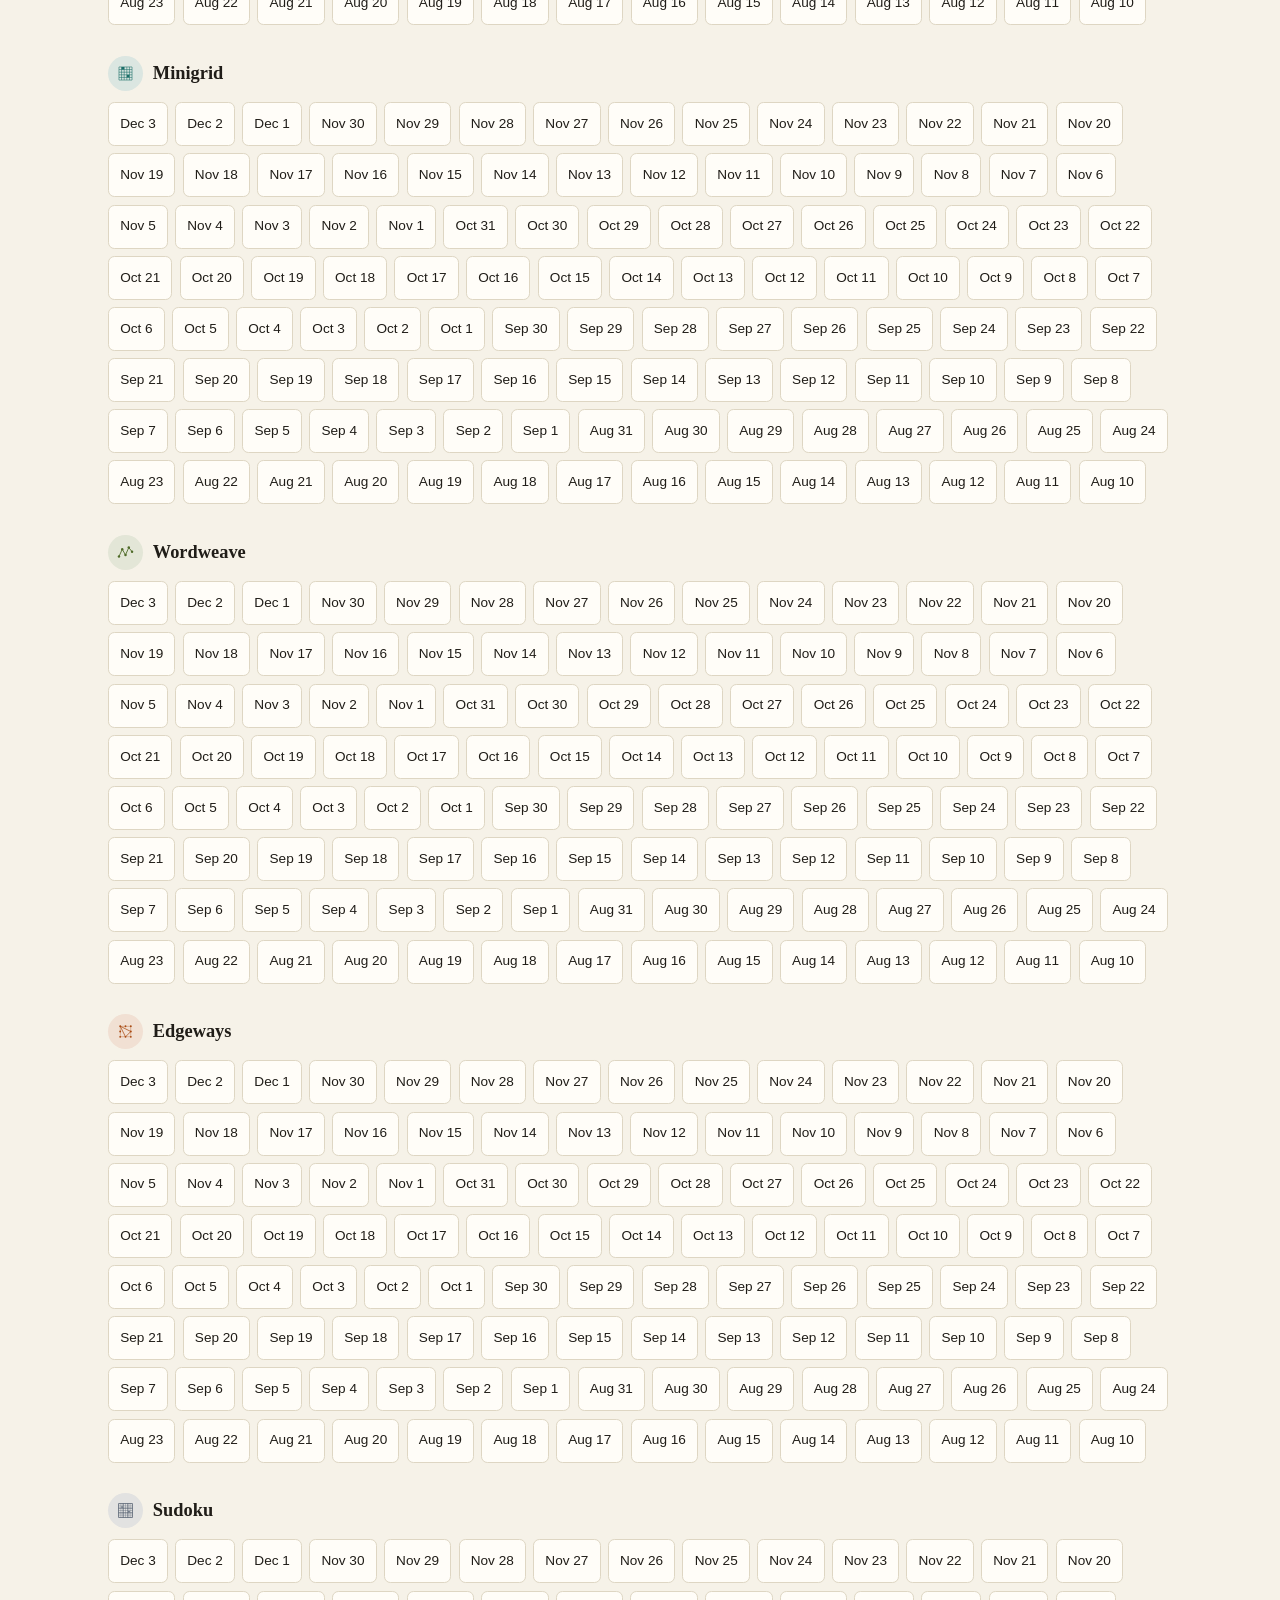
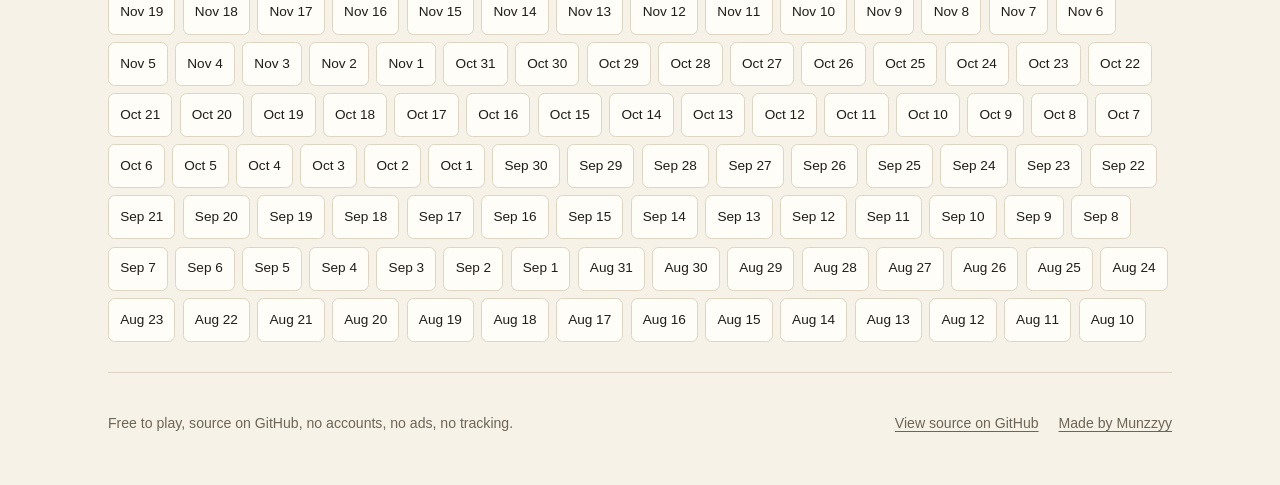
<file: archive.html>
<!doctype html>
<html lang="en">
<head>
<meta charset="utf-8">
<script>
  try {
    var t = localStorage.getItem("pp.theme");
    if (t === "light" || t === "dark") document.documentElement.setAttribute("data-theme", t);
  } catch (e) {}
</script>
<meta name="viewport" content="width=device-width, initial-scale=1">
<title>Archive - Puzzle Press</title>
<meta name="description" content="Play any past day's Puzzle Press puzzles, game by game.">
<link rel="canonical" href="https://puzzlepress.munzzyy.dev/archive.html">
<meta property="og:type" content="website">
<meta property="og:site_name" content="Puzzle Press">
<meta property="og:title" content="Archive - Puzzle Press">
<meta property="og:description" content="Play any past day's Puzzle Press puzzles, game by game.">
<meta property="og:url" content="https://puzzlepress.munzzyy.dev/archive.html">
<meta property="og:image" content="https://puzzlepress.munzzyy.dev/assets/cards/hub.png">
<meta property="og:image:width" content="1200">
<meta property="og:image:height" content="630">
<meta name="twitter:card" content="summary_large_image">
<meta name="twitter:title" content="Archive - Puzzle Press">
<meta name="twitter:description" content="Play any past day's Puzzle Press puzzles, game by game.">
<meta name="twitter:image" content="https://puzzlepress.munzzyy.dev/assets/cards/hub.png">
<meta name="theme-color" content="#f6f2e8" media="(prefers-color-scheme: light)">
<meta name="theme-color" content="#14161a" media="(prefers-color-scheme: dark)">
<link rel="manifest" href="manifest.webmanifest">
<link rel="icon" href="assets/icons/favicon.png" type="image/png">
<link rel="icon" href="assets/icons/icon-32.png" sizes="32x32" type="image/png">
<link rel="apple-touch-icon" href="assets/icons/icon-180.png">
<link rel="stylesheet" href="assets/site.css">
</head>
<body>
<a class="pp-skip-link" href="#main">Skip to archive</a>

<div class="pp-wrap">
  <header class="pp-masthead">
    <div class="pp-masthead__top">
      <div>
        <a class="pp-wordmark" href="index.html">Puzzle Press</a>
        <div class="pp-masthead__rule">Archive</div>
      </div>
      <button type="button" class="pp-theme-toggle" id="theme-toggle" aria-label="Switch to dark theme"></button>
    </div>
    <p class="pp-dateline" id="archive-note"></p>
  </header>

  <main id="main">
    <section id="archive-list" aria-label="Past days, by game"></section>
  </main>

  <footer class="pp-footer">
    <p>Free to play, source on GitHub, no accounts, no ads, no tracking.</p>
    <span class="pp-footer__links">
      <a href="https://github.com/munzzyy/puzzlepress" target="_blank" rel="noopener">View source on GitHub</a>
      <a href="https://github.com/munzzyy" target="_blank" rel="noopener">Made by Munzzyy</a>
    </span>
  </footer>
</div>

<script type="module">
import { dayIndex, dateKeyForIndex, store, lastDiff } from "./assets/shared.js";

// Every game's EPOCH constant is "2026-08-10"; keep this in sync with them.
const EPOCH = "2026-08-10";
const THEME_KEY = "pp.theme";

const GAMES = [
  { id: "wordrow", name: "Wordrow" },
  { id: "clusters", name: "Clusters" },
  { id: "heptagram", name: "Heptagram" },
  { id: "minigrid", name: "Minigrid" },
  { id: "wordweave", name: "Wordweave" },
  { id: "edgeways", name: "Edgeways" },
  { id: "sudoku", name: "Sudoku", defaultDiff: "easy" },
];

function esc(s) {
  return String(s).replace(/[&<>"']/g, (c) => (
    { "&": "&amp;", "<": "&lt;", ">": "&gt;", '"': "&quot;", "'": "&#39;" }[c]
  ));
}

function shortLabel(dateKey) {
  const [y, m, d] = dateKey.split("-").map(Number);
  return new Intl.DateTimeFormat("en-US", { month: "short", day: "numeric" }).format(new Date(y, m - 1, d));
}

function renderArchive() {
  const todayIdx = dayIndex(EPOCH);
  const list = document.getElementById("archive-list");
  const note = document.getElementById("archive-note");

  if (todayIdx <= 0) {
    note.textContent = "";
    list.innerHTML =
      `<p class="ar-empty">The archive starts filling in tomorrow. Today's puzzles are on ` +
      `<a href="index.html">the hub</a>.</p>`;
    return;
  }

  note.textContent = `${todayIdx} past day${todayIdx === 1 ? "" : "s"} to replay, back to launch. ` +
    "Playing an old day never touches today's puzzle or your streak.";

  list.innerHTML = GAMES.map((g) => {
    const diff = lastDiff(g.id, g.defaultDiff || "medium");
    const s = store(g.id, diff);
    const chips = [];
    for (let idx = todayIdx - 1; idx >= 0; idx--) {
      const dateKey = dateKeyForIndex(EPOCH, idx);
      const played = s.loadDay(dateKey) != null;
      chips.push(
        `<a class="ar-chip" data-played="${played}" href="games/${g.id}/index.html?date=${dateKey}">` +
        `${esc(shortLabel(dateKey))}</a>`
      );
    }
    return (
      `<div class="ar-section" data-game="${g.id}">` +
      `<h2 class="ar-section__title">` +
      `<span class="pp-card__icon"><span class="pp-card__glyph" aria-hidden="true"></span></span>` +
      `${esc(g.name)}</h2>` +
      `<div class="ar-chips">${chips.join("")}</div>` +
      `</div>`
    );
  }).join("");
}

function currentTheme() {
  let stored = null;
  try {
    stored = localStorage.getItem(THEME_KEY);
  } catch (e) {}
  if (stored === "light" || stored === "dark") return stored;
  return window.matchMedia && window.matchMedia("(prefers-color-scheme: dark)").matches
    ? "dark"
    : "light";
}

function wireThemeToggle() {
  const btn = document.getElementById("theme-toggle");
  const iconFor = (theme) =>
    theme === "dark"
      ? '<svg viewBox="0 0 24 24" fill="none" stroke-width="2" stroke-linecap="round" stroke-linejoin="round"><circle cx="12" cy="12" r="4"/><path d="M12 2v2M12 20v2M4.9 4.9l1.4 1.4M17.7 17.7l1.4 1.4M2 12h2M20 12h2M4.9 19.1l1.4-1.4M17.7 6.3l1.4-1.4"/></svg>'
      : '<svg viewBox="0 0 24 24" fill="none" stroke-width="2" stroke-linecap="round" stroke-linejoin="round"><path d="M21 12.8A9 9 0 1 1 11.2 3a7 7 0 0 0 9.8 9.8z"/></svg>';

  const notifyNative = (theme) => {
    if (window.NativeApp && typeof window.NativeApp.postMessage === "function") {
      try {
        window.NativeApp.postMessage(JSON.stringify({ type: "theme", theme }));
      } catch (e) {}
    }
  };

  const apply = (theme) => {
    document.documentElement.setAttribute("data-theme", theme);
    btn.innerHTML = iconFor(theme);
    btn.setAttribute("aria-label", theme === "dark" ? "Switch to light theme" : "Switch to dark theme");
    notifyNative(theme);
  };

  apply(currentTheme());

  if (window.matchMedia) {
    window.matchMedia("(prefers-color-scheme: dark)").addEventListener("change", (e) => {
      let stored = null;
      try {
        stored = localStorage.getItem(THEME_KEY);
      } catch (err) {}
      if (stored) return;
      apply(e.matches ? "dark" : "light");
    });
  }

  btn.addEventListener("click", () => {
    const next = currentTheme() === "dark" ? "light" : "dark";
    try {
      localStorage.setItem(THEME_KEY, next);
    } catch (e) {}
    apply(next);
  });
}

renderArchive();
wireThemeToggle();

if ("serviceWorker" in navigator && location.hostname !== "appassets.androidplatform.net") {
  window.addEventListener("load", () => {
    navigator.serviceWorker.register("./sw.js").catch(() => {});
  });
}
</script>
</body>
</html>
</file>
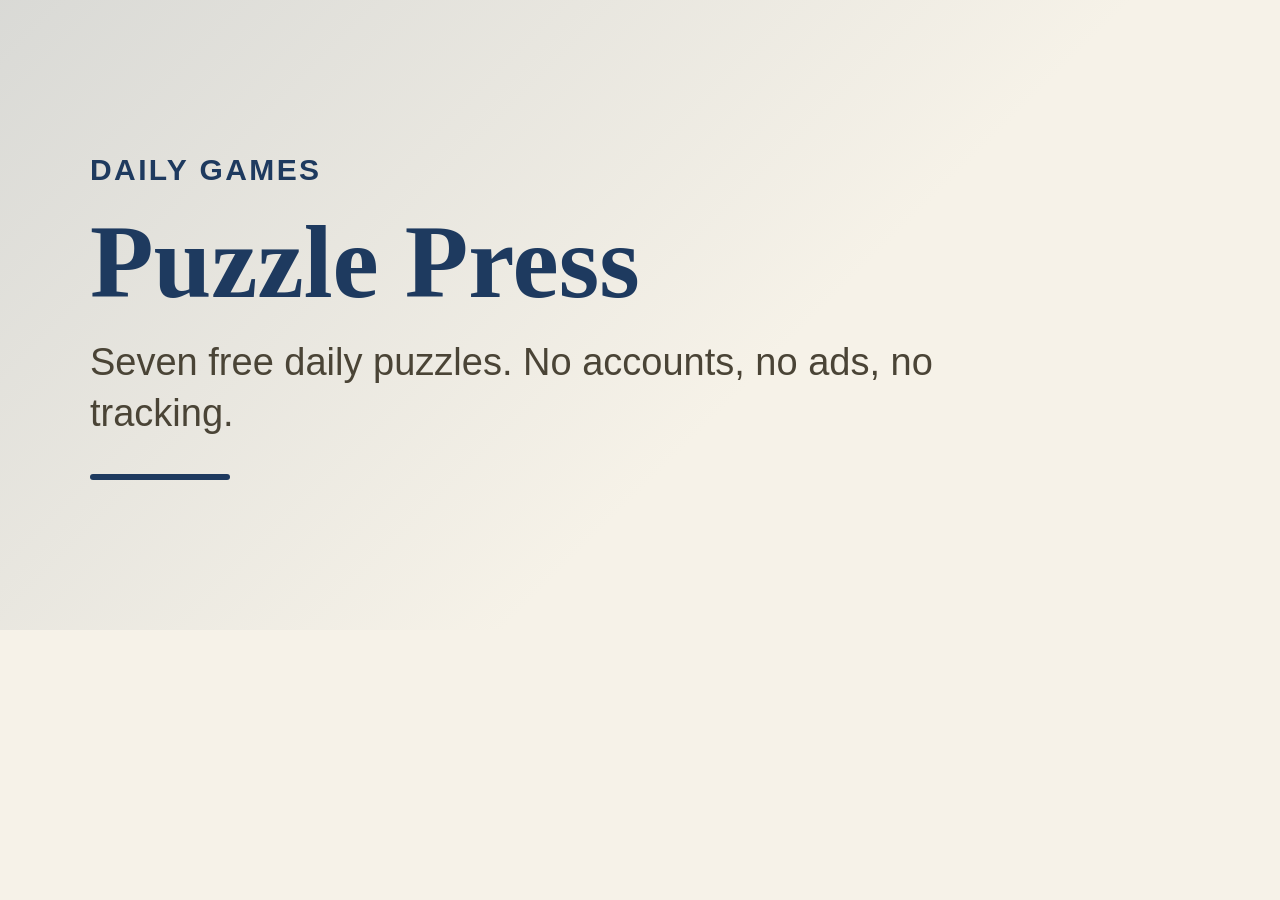
<file: tools/cards/template.html>
<!doctype html>
<html lang="en">
<head>
<meta charset="utf-8">
<title>Card</title>
<style>
  * { box-sizing: border-box; }
  html, body {
    margin: 0;
    width: 1200px;
    height: 630px;
    font-family: Georgia, "Times New Roman", Cambria, serif;
    background: #f6f2e8;
    overflow: hidden;
  }
  .card {
    width: 1200px;
    height: 630px;
    display: flex;
    flex-direction: column;
    justify-content: center;
    padding: 0 90px;
    position: relative;
    color: #201d18;
  }
  .card::before {
    content: "";
    position: absolute;
    inset: 0;
    background: linear-gradient(135deg, var(--tint) 0%, #f6f2e8 62%);
  }
  .eyebrow {
    position: relative;
    font-family: -apple-system, BlinkMacSystemFont, "Segoe UI", Roboto, Helvetica, Arial, sans-serif;
    font-size: 30px;
    font-weight: 700;
    letter-spacing: 0.08em;
    text-transform: uppercase;
    color: var(--accent);
    margin: 0 0 18px;
  }
  h1 {
    position: relative;
    font-size: 104px;
    line-height: 1.02;
    margin: 0 0 22px;
    color: var(--accent);
  }
  p {
    position: relative;
    font-family: -apple-system, BlinkMacSystemFont, "Segoe UI", Roboto, Helvetica, Arial, sans-serif;
    font-size: 38px;
    line-height: 1.35;
    max-width: 900px;
    margin: 0;
    color: #4a4436;
  }
  .rule {
    position: relative;
    width: 140px;
    height: 6px;
    background: var(--accent);
    margin: 34px 0 0;
    border-radius: 3px;
  }
</style>
</head>
<body>
  <div class="card" id="card">
    <p class="eyebrow" id="eyebrow">Puzzle Press</p>
    <h1 id="title"></h1>
    <p id="tagline"></p>
    <div class="rule"></div>
  </div>
<script>
  const GAMES = {
    hub: {
      title: "Puzzle Press",
      tagline: "Seven free daily puzzles. No accounts, no ads, no tracking.",
      accent: "#1e3a5f",
      eyebrow: "Daily games",
    },
    wordrow: {
      title: "Wordrow",
      tagline: "Six tries at a five letter word, with a hard mode if you want it.",
      accent: "#24478c",
    },
    clusters: {
      title: "Clusters",
      tagline: "Sort sixteen tiles into four themed groups before your fourth mistake.",
      accent: "#7a3568",
    },
    heptagram: {
      title: "Heptagram",
      tagline: "Seven letters, one required in every word. Hunt for the pangram.",
      accent: "#9c6210",
    },
    minigrid: {
      title: "Minigrid",
      tagline: "A 5x5 crossword with hand written clues, every day.",
      accent: "#1b6e68",
    },
    wordweave: {
      title: "Wordweave",
      tagline: "Find the theme words hidden in a grid, then the one that spans it.",
      accent: "#4f6b28",
    },
    edgeways: {
      title: "Edgeways",
      tagline: "Twelve letters around a square. Chain words until every letter is used.",
      accent: "#a8480f",
    },
    sudoku: {
      title: "Sudoku",
      tagline: "The classic, with pencil marks and undo.",
      accent: "#4b5768",
    },
  };

  const params = new URLSearchParams(location.search);
  const id = params.get("game") || "hub";
  const g = GAMES[id];

  document.getElementById("eyebrow").textContent = g.eyebrow || "Puzzle Press";
  document.getElementById("title").textContent = g.title;
  document.getElementById("tagline").textContent = g.tagline;
  document.getElementById("card").style.setProperty("--accent", g.accent);
  document.getElementById("card").style.setProperty("--tint", g.accent + "22");
</script>
</body>
</html>
</file>
<file: assets/site.css>
/*
  Puzzle Press design system.
  Newspaper-quiet: warm paper, ink and amber accents, generous whitespace, serif
  display type for mastheads and titles, system UI type for everything you touch.
  Every game page layers its own style.css on top of this file.
*/

/* ---------- tokens ---------- */

:root {
  --bg: #f6f2e8;
  --surface: #fffdf8;
  --surface-2: #efe9db;
  --text: #201d18;
  --muted: #6c6558;
  --line: #ded6c3;
  --accent: #1e3a5f;
  --accent-strong: #16293f;
  --accent-2: #8a2e22;
  --good: #35633f;
  --bad: #a5322a;
  --tile-ink: #1e3a5f;
  --tile-mark: #b8791a;
  --tile-absent: #8a8272;
  --radius: 0.7rem;
  --radius-sm: 0.4rem;
  --shadow: 0 1px 2px rgba(30, 25, 15, 0.06), 0 10px 28px rgba(30, 25, 15, 0.08);
  --shadow-sm: 0 1px 3px rgba(30, 25, 15, 0.12);
  --font-display: Georgia, "Times New Roman", Cambria, serif;
  --font-ui: -apple-system, BlinkMacSystemFont, "Segoe UI", Roboto, Helvetica, Arial,
    sans-serif;
  --on-accent: #fff;
  --focus-ring: 0 0 0 3px color-mix(in srgb, var(--g-color, var(--accent)) 35%, transparent);
  --motion-fast: 120ms;
  --motion-med: 220ms;
  --motion-slow: 420ms;
  --ease: cubic-bezier(0.2, 0.7, 0.3, 1);
  color-scheme: light;

  /* Per-game identity colors. Light values here are dark/saturated enough
     for white text at AA; dark-theme values below are light pastels meant
     for --on-accent (dark ink) text instead. Soft tints are derived once,
     from --surface, so they track theme changes automatically. */
  --g-wordrow: #24478c;
  --g-clusters: #7a3568;
  --g-heptagram: #9c6210;
  --g-minigrid: #1b6e68;
  --g-wordweave: #4f6b28;
  --g-edgeways: #a8480f;
  --g-sudoku: #4b5768;
  --g-wordrow-soft: color-mix(in srgb, var(--g-wordrow) 16%, var(--surface));
  --g-clusters-soft: color-mix(in srgb, var(--g-clusters) 16%, var(--surface));
  --g-heptagram-soft: color-mix(in srgb, var(--g-heptagram) 16%, var(--surface));
  --g-minigrid-soft: color-mix(in srgb, var(--g-minigrid) 16%, var(--surface));
  --g-wordweave-soft: color-mix(in srgb, var(--g-wordweave) 16%, var(--surface));
  --g-edgeways-soft: color-mix(in srgb, var(--g-edgeways) 16%, var(--surface));
  --g-sudoku-soft: color-mix(in srgb, var(--g-sudoku) 16%, var(--surface));
}

/* Maps the data-game attribute (set by initChrome on <html>, and by the hub
   on each card) onto the two working custom properties every themed
   component reads: --g-color and --g-color-soft. Components fall back to
   --accent when neither is set, so untagged chrome is unaffected. */
[data-game="wordrow"] { --g-color: var(--g-wordrow); --g-color-soft: var(--g-wordrow-soft); }
[data-game="clusters"] { --g-color: var(--g-clusters); --g-color-soft: var(--g-clusters-soft); }
[data-game="heptagram"] { --g-color: var(--g-heptagram); --g-color-soft: var(--g-heptagram-soft); }
[data-game="minigrid"] { --g-color: var(--g-minigrid); --g-color-soft: var(--g-minigrid-soft); }
[data-game="wordweave"] { --g-color: var(--g-wordweave); --g-color-soft: var(--g-wordweave-soft); }
[data-game="edgeways"] { --g-color: var(--g-edgeways); --g-color-soft: var(--g-edgeways-soft); }
[data-game="sudoku"] { --g-color: var(--g-sudoku); --g-color-soft: var(--g-sudoku-soft); }

[data-game="wordrow"] .pp-card__glyph { mask-image: url(icons/wordrow.svg); -webkit-mask-image: url(icons/wordrow.svg); }
[data-game="clusters"] .pp-card__glyph { mask-image: url(icons/clusters.svg); -webkit-mask-image: url(icons/clusters.svg); }
[data-game="heptagram"] .pp-card__glyph { mask-image: url(icons/heptagram.svg); -webkit-mask-image: url(icons/heptagram.svg); }
[data-game="minigrid"] .pp-card__glyph { mask-image: url(icons/minigrid.svg); -webkit-mask-image: url(icons/minigrid.svg); }
[data-game="wordweave"] .pp-card__glyph { mask-image: url(icons/wordweave.svg); -webkit-mask-image: url(icons/wordweave.svg); }
[data-game="edgeways"] .pp-card__glyph { mask-image: url(icons/edgeways.svg); -webkit-mask-image: url(icons/edgeways.svg); }
[data-game="sudoku"] .pp-card__glyph { mask-image: url(icons/sudoku.svg); -webkit-mask-image: url(icons/sudoku.svg); }

[data-theme="dark"] {
  --bg: #14161a;
  --surface: #1c1f24;
  --surface-2: #24272d;
  --text: #eae5d8;
  --muted: #9b968a;
  --line: #34373d;
  --accent: #6f9cca;
  --accent-strong: #8ab0d8;
  --accent-2: #d9895f;
  --good: #6ea87c;
  --bad: #d9756c;
  --tile-ink: #4d7eae;
  --tile-mark: #d1993f;
  --tile-absent: #565048;
  --shadow: 0 1px 2px rgba(0, 0, 0, 0.35), 0 12px 32px rgba(0, 0, 0, 0.45);
  --shadow-sm: 0 1px 3px rgba(0, 0, 0, 0.4);
  --on-accent: var(--bg);
  --focus-ring: 0 0 0 3px color-mix(in srgb, var(--g-color, var(--accent)) 45%, transparent);
  color-scheme: dark;

  --g-wordrow: #7fa6dc;
  --g-clusters: #cf8ebd;
  --g-heptagram: #e0a94a;
  --g-minigrid: #6cc4bd;
  --g-wordweave: #a9c37a;
  --g-edgeways: #e08a52;
  --g-sudoku: #9aa6b8;
}

@media (prefers-color-scheme: dark) {
  :root:not([data-theme="light"]) {
    --bg: #14161a;
    --surface: #1c1f24;
    --surface-2: #24272d;
    --text: #eae5d8;
    --muted: #9b968a;
    --line: #34373d;
    --accent: #6f9cca;
    --accent-strong: #8ab0d8;
    --accent-2: #d9895f;
    --good: #6ea87c;
    --bad: #d9756c;
    --tile-ink: #4d7eae;
    --tile-mark: #d1993f;
    --tile-absent: #565048;
    --shadow: 0 1px 2px rgba(0, 0, 0, 0.35), 0 12px 32px rgba(0, 0, 0, 0.45);
    --shadow-sm: 0 1px 3px rgba(0, 0, 0, 0.4);
    --on-accent: var(--bg);
    --focus-ring: 0 0 0 3px color-mix(in srgb, var(--g-color, var(--accent)) 45%, transparent);
    color-scheme: dark;

    --g-wordrow: #7fa6dc;
    --g-clusters: #cf8ebd;
    --g-heptagram: #e0a94a;
    --g-minigrid: #6cc4bd;
    --g-wordweave: #a9c37a;
    --g-edgeways: #e08a52;
    --g-sudoku: #9aa6b8;
  }
}

/* Wordrow's high-contrast tile colors: a persisted alternate to the ink
   blue / amber pair, tuned for a bigger luminance gap between "correct"
   and "present" rather than just a different hue. Scoped to the wordrow
   page (data-game, set by initChrome) so clusters, which reuses .pp-tile,
   is unaffected. */
[data-game="wordrow"][data-wr-contrast="high"] {
  --tile-ink: #6e2e05;
  --tile-mark: #4a8fd6;
}

[data-theme="dark"][data-game="wordrow"][data-wr-contrast="high"] {
  --tile-ink: #e69550;
  --tile-mark: #3f74b8;
}

@media (prefers-color-scheme: dark) {
  [data-game="wordrow"][data-wr-contrast="high"]:not([data-theme="light"]) {
    --tile-ink: #e69550;
    --tile-mark: #3f74b8;
  }
}

/* ---------- reset ---------- */

*,
*::before,
*::after {
  box-sizing: border-box;
}

html {
  -webkit-text-size-adjust: 100%;
}

body {
  margin: 0;
  min-height: 100vh;
  background: var(--bg);
  color: var(--text);
  font-family: var(--font-ui);
  font-size: 16px;
  line-height: 1.5;
  transition: background-color var(--motion-med) var(--ease), color var(--motion-med) var(--ease);
}

img,
svg {
  display: block;
  max-width: 100%;
}

button,
input,
select,
textarea {
  font: inherit;
  color: inherit;
}

button {
  background: none;
  border: 0;
  cursor: pointer;
  text-align: inherit;
}

a {
  color: var(--accent);
}

h1,
h2,
h3,
p {
  margin: 0;
}

ul {
  margin: 0;
  padding: 0;
  list-style: none;
}

:focus-visible {
  outline: none;
  box-shadow: var(--focus-ring);
  border-radius: var(--radius-sm);
}

.pp-visually-hidden {
  position: absolute;
  width: 1px;
  height: 1px;
  padding: 0;
  margin: -1px;
  overflow: hidden;
  clip: rect(0, 0, 0, 0);
  white-space: nowrap;
  border: 0;
}

.pp-skip-link {
  position: fixed;
  top: -3rem;
  left: 0.75rem;
  z-index: 1000;
  display: inline-flex;
  align-items: center;
  min-height: 44px;
  background: var(--accent);
  color: #fff;
  padding: 0.6rem 1rem;
  border-radius: var(--radius-sm);
  transition: top var(--motion-fast) var(--ease);
  box-sizing: border-box;
}

.pp-skip-link:focus {
  top: 0.75rem;
}

/* ---------- layout ---------- */

.pp-wrap {
  max-width: 1120px;
  margin: 0 auto;
  padding: 0 1.25rem;
}

/* ---------- masthead (hub) ---------- */

.pp-masthead {
  border-bottom: 3px double var(--line);
  padding: 2.5rem 0 1.5rem;
}

.pp-masthead__top {
  display: flex;
  align-items: flex-start;
  justify-content: space-between;
  gap: 1rem;
}

.pp-wordmark {
  font-family: var(--font-display);
  font-weight: 700;
  font-size: clamp(2.4rem, 6vw, 3.6rem);
  letter-spacing: -0.01em;
  color: var(--text);
  text-decoration: none;
  display: inline-block;
}

.pp-wordmark:hover {
  color: var(--accent);
}

.pp-masthead__rule {
  margin-top: 0.4rem;
  display: flex;
  align-items: center;
  gap: 0.6rem;
  font-family: var(--font-ui);
  font-size: 0.8rem;
  letter-spacing: 0.12em;
  text-transform: uppercase;
  color: var(--muted);
}

.pp-masthead__rule::before,
.pp-masthead__rule::after {
  content: "";
  height: 1px;
  flex: 1;
  background: var(--line);
}

.pp-dateline {
  margin-top: 0.9rem;
  font-family: var(--font-display);
  font-style: italic;
  color: var(--muted);
  font-size: 1.05rem;
}

.pp-progress {
  margin-top: 0.35rem;
  font-size: 0.85rem;
  color: var(--muted);
}

.pp-progress__count {
  font-weight: 700;
  color: var(--text);
  font-variant-numeric: tabular-nums;
}

.pp-combined-stats {
  margin-top: 0.2rem;
  font-size: 0.85rem;
  color: var(--muted);
  font-variant-numeric: tabular-nums;
}

.pp-masthead__links {
  display: flex;
  flex-wrap: wrap;
  align-items: center;
  gap: 0.9rem;
  margin-top: 0.6rem;
}

.pp-archive-link {
  display: inline-flex;
  align-items: center;
  min-height: 44px;
  font-size: 0.85rem;
  font-weight: 600;
  color: var(--accent);
  text-decoration: none;
  background: none;
  border: none;
  padding: 0;
  cursor: pointer;
  font-family: inherit;
}

.pp-archive-link[hidden] {
  display: none;
}

.pp-archive-link:hover {
  text-decoration: underline;
}

/* ---------- archive page ---------- */

.ar-empty {
  color: var(--muted);
  padding: 2.5rem 0;
  text-align: center;
}

.ar-empty a {
  color: var(--accent);
}

.ar-section {
  margin-bottom: 1.9rem;
}

.ar-section__title {
  display: flex;
  align-items: center;
  gap: 0.6rem;
  font-family: var(--font-display);
  font-weight: 700;
  font-size: 1.15rem;
  margin-bottom: 0.7rem;
}

.ar-section__title .pp-card__icon {
  width: 2.2rem;
  height: 2.2rem;
}

.ar-section__title .pp-card__glyph {
  width: 1.15rem;
  height: 1.15rem;
}

.ar-chips {
  display: flex;
  flex-wrap: wrap;
  gap: 0.45rem;
}

.ar-chip {
  display: inline-flex;
  align-items: center;
  min-height: 44px;
  padding: 0.4rem 0.7rem;
  box-sizing: border-box;
  border-radius: var(--radius-sm);
  border: 1px solid var(--line);
  background: var(--surface);
  color: var(--text);
  font-size: 0.85rem;
  text-decoration: none;
  transition: transform var(--motion-fast) var(--ease), border-color var(--motion-fast) var(--ease);
}

.ar-chip:hover,
.ar-chip:focus-visible {
  border-color: var(--g-color, var(--accent));
  transform: translateY(-1px);
}

.ar-chip[data-played="true"] {
  background: var(--g-color-soft, var(--surface-2));
  border-color: var(--g-color, var(--line));
  font-weight: 600;
}

/* ---------- theme toggle ---------- */

.pp-theme-toggle {
  width: 2.75rem;
  height: 2.75rem;
  border-radius: 50%;
  border: 1px solid var(--line);
  background: var(--surface);
  display: grid;
  place-items: center;
  flex: none;
  box-shadow: var(--shadow-sm);
  transition: transform var(--motion-fast) var(--ease), background-color var(--motion-med) var(--ease);
}

.pp-theme-toggle:hover {
  transform: translateY(-1px);
}

.pp-theme-toggle svg {
  width: 1.15rem;
  height: 1.15rem;
  stroke: var(--text);
}

/* ---------- game grid (hub) ---------- */

.pp-grid {
  padding: 2.25rem 0 3rem;
  display: grid;
  grid-template-columns: 1fr;
  gap: 1.1rem;
}

@media (min-width: 560px) {
  .pp-grid {
    grid-template-columns: repeat(2, 1fr);
  }
}

@media (min-width: 860px) {
  .pp-grid {
    grid-template-columns: repeat(3, 1fr);
  }
}

@media (min-width: 1180px) {
  .pp-grid {
    grid-template-columns: repeat(4, 1fr);
  }
}

.pp-card {
  position: relative;
  display: flex;
  flex-direction: column;
  gap: 0.85rem;
  background: var(--surface);
  border: 1px solid var(--line);
  border-top: 3px solid var(--g-color, var(--line));
  border-radius: var(--radius);
  padding: 1.3rem 1.4rem 1.2rem;
  text-decoration: none;
  color: var(--text);
  box-shadow: var(--shadow-sm);
  transition: transform var(--motion-fast) var(--ease), box-shadow var(--motion-fast) var(--ease),
    border-color var(--motion-fast) var(--ease);
}

.pp-card:hover,
.pp-card:focus-visible {
  transform: translateY(-3px);
  box-shadow: 0 14px 30px color-mix(in srgb, var(--g-color, var(--accent)) 24%, transparent), var(--shadow-sm);
  border-color: var(--g-color, var(--accent));
}

.pp-card:focus-visible {
  outline: none;
  box-shadow: 0 14px 30px color-mix(in srgb, var(--g-color, var(--accent)) 24%, transparent), var(--focus-ring);
}

.pp-card__top {
  display: flex;
  align-items: center;
  justify-content: space-between;
  gap: 0.75rem;
}

.pp-card__icon {
  width: 2.9rem;
  height: 2.9rem;
  border-radius: 50%;
  background: var(--g-color-soft, var(--surface-2));
  display: grid;
  place-items: center;
  flex: none;
  transition: background-color var(--motion-med) var(--ease);
}

.pp-card__glyph {
  width: 1.5rem;
  height: 1.5rem;
  background-color: var(--g-color, var(--accent));
  -webkit-mask-repeat: no-repeat;
  mask-repeat: no-repeat;
  -webkit-mask-position: center;
  mask-position: center;
  -webkit-mask-size: contain;
  mask-size: contain;
}

.pp-card__wide-text {
  display: flex;
  flex-direction: column;
  gap: 0.35rem;
}

.pp-card__name {
  font-family: var(--font-display);
  font-size: 1.4rem;
  font-weight: 700;
}

.pp-card__tagline {
  color: var(--muted);
  font-size: 0.95rem;
  line-height: 1.45;
  flex: 1;
}

.pp-chip {
  align-self: flex-start;
  display: inline-flex;
  align-items: center;
  gap: 0.4rem;
  font-size: 0.78rem;
  font-weight: 600;
  letter-spacing: 0.02em;
  padding: 0.3rem 0.65rem;
  border-radius: 999px;
  background: var(--surface-2);
  color: var(--muted);
  border: 1px solid var(--line);
}

button.pp-chip {
  min-height: 44px;
  cursor: pointer;
}

.pp-chip[data-state="solved"] {
  background: color-mix(in srgb, var(--good) 16%, var(--surface));
  color: var(--good);
  border-color: color-mix(in srgb, var(--good) 40%, var(--line));
}

.pp-chip[data-state="lost"] {
  background: color-mix(in srgb, var(--bad) 14%, var(--surface));
  color: var(--bad);
  border-color: color-mix(in srgb, var(--bad) 35%, var(--line));
}

.pp-chip[data-state="continue"] {
  background: var(--g-color-soft, color-mix(in srgb, var(--accent) 12%, var(--surface)));
  color: var(--g-color, var(--accent));
  border-color: color-mix(in srgb, var(--g-color, var(--accent)) 32%, var(--line));
}

.pp-chip__dot {
  width: 0.4rem;
  height: 0.4rem;
  border-radius: 50%;
  background: currentColor;
}

/* ---------- last card: the week's classic gets a deliberate wide finale
   row instead of an orphaned single card trailing the grid. ---------- */

@media (min-width: 560px) {
  .pp-card--wide {
    grid-column: 1 / -1;
    flex-direction: row;
    align-items: center;
    gap: 1.1rem;
    padding: 1.1rem 1.5rem;
  }

  .pp-card--wide .pp-card__wide-text {
    flex: 1;
    min-width: 0;
    display: flex;
    align-items: baseline;
    gap: 0.9rem;
  }

  .pp-card--wide .pp-card__tagline {
    flex: none;
  }

  .pp-card--wide .pp-chip {
    align-self: center;
  }
}

/* ---------- footer ---------- */

.pp-footer {
  border-top: 1px solid var(--line);
  padding: 1.75rem 0 2.5rem;
  display: flex;
  flex-wrap: wrap;
  align-items: center;
  justify-content: space-between;
  gap: 0.75rem;
  color: var(--muted);
  font-size: 0.88rem;
}

.pp-footer a {
  display: inline-flex;
  align-items: center;
  min-height: 44px;
  color: var(--muted);
  text-decoration: underline;
  text-underline-offset: 0.2em;
}

.pp-footer__links {
  display: flex;
  flex-wrap: wrap;
  column-gap: 1.25rem;
}

.pp-footer a:hover {
  color: var(--accent);
}

/* ---------- game chrome top bar ---------- */

.pp-topbar {
  position: sticky;
  top: 0;
  z-index: 40;
  background: var(--surface);
  border-bottom: 1px solid var(--line);
  backdrop-filter: saturate(1.1) blur(6px);
}

.pp-topbar__inner {
  max-width: 720px;
  margin: 0 auto;
  padding: 0.65rem 1rem;
  display: flex;
  align-items: center;
  gap: 0.75rem;
}

.pp-topbar__wordmark {
  font-family: var(--font-display);
  font-weight: 700;
  font-size: 1.05rem;
  text-decoration: none;
  color: var(--text);
  flex: none;
  display: inline-flex;
  align-items: center;
  min-height: 44px;
}

.pp-topbar__wordmark:hover {
  color: var(--accent);
}

.pp-topbar__divider {
  width: 1px;
  height: 1.3rem;
  background: var(--line);
  flex: none;
}

.pp-topbar__title {
  flex: 1;
  min-width: 0;
  display: flex;
  flex-direction: column;
  gap: 0.2rem;
  justify-content: center;
}

.pp-topbar__game {
  font-family: var(--font-display);
  font-weight: 700;
  font-size: 1.05rem;
  min-width: 0;
  overflow: hidden;
  text-overflow: ellipsis;
  white-space: nowrap;
}

.pp-topbar__underline {
  display: block;
  width: 1.8rem;
  height: 3px;
  border-radius: 2px;
  background: var(--g-color, var(--accent));
}

.pp-topbar__actions {
  display: flex;
  align-items: center;
  gap: 0.35rem;
  flex: none;
}

.pp-archive-banner {
  background: var(--surface-2);
  border-bottom: 1px solid var(--line);
}

.pp-archive-banner__inner {
  max-width: 720px;
  margin: 0 auto;
  padding: 0.5rem 1rem;
  display: flex;
  flex-wrap: wrap;
  align-items: center;
  justify-content: center;
  gap: 0.5rem;
  font-size: 0.85rem;
  color: var(--muted);
  text-align: center;
}

.pp-archive-banner__inner a {
  color: var(--g-color, var(--accent));
  font-weight: 600;
  text-decoration: none;
}

.pp-archive-banner__inner a:hover {
  text-decoration: underline;
}

.pp-icon-btn {
  width: 2.75rem;
  height: 2.75rem;
  border-radius: 50%;
  display: grid;
  place-items: center;
  color: var(--text);
  transition: background-color var(--motion-fast) var(--ease);
}

.pp-icon-btn:hover {
  background: var(--surface-2);
}

.pp-icon-btn svg {
  width: 1.2rem;
  height: 1.2rem;
  stroke: currentColor;
}

/* ---------- buttons ---------- */

.pp-btn {
  display: inline-flex;
  align-items: center;
  justify-content: center;
  gap: 0.5rem;
  min-height: 44px;
  padding: 0.55rem 1.1rem;
  border-radius: var(--radius-sm);
  border: 1px solid var(--line);
  background: var(--surface);
  color: var(--text);
  text-decoration: none;
  font-weight: 600;
  font-size: 0.95rem;
  transition: transform var(--motion-fast) var(--ease), box-shadow var(--motion-fast) var(--ease),
    background-color var(--motion-fast) var(--ease);
}

.pp-btn:hover {
  transform: translateY(-1px);
  box-shadow: var(--shadow-sm);
}

.pp-btn:active {
  transform: translateY(0);
}

.pp-btn--primary {
  background: var(--g-color, var(--accent));
  border-color: var(--g-color, var(--accent));
  color: var(--on-accent);
}

.pp-btn--primary:hover {
  background: color-mix(in srgb, var(--g-color, var(--accent)) 85%, black);
  border-color: color-mix(in srgb, var(--g-color, var(--accent)) 85%, black);
}

.pp-btn--ghost {
  background: transparent;
  border-color: transparent;
}

.pp-btn--ghost:hover {
  background: var(--surface-2);
}

/* ---------- in-game placement standard: difficulty tabs + status row ---------- */

.pp-diff-row {
  display: flex;
  align-items: center;
  justify-content: space-between;
  flex-wrap: wrap;
  gap: 0.5rem 1rem;
  margin-bottom: 1rem;
}

.pp-difftabs {
  display: flex;
  gap: 0.4rem;
  flex: 1 1 auto;
  min-width: 0;
}

.pp-difftabs__tab {
  flex: 1;
  min-height: 44px;
  padding: 0.4rem 0.7rem;
  border-radius: var(--radius-sm);
  border: 1px solid var(--line);
  background: var(--surface);
  color: var(--muted);
  font-weight: 600;
  font-size: 0.9rem;
  white-space: nowrap;
  transition: transform var(--motion-fast) var(--ease), background-color var(--motion-fast) var(--ease),
    color var(--motion-fast) var(--ease), border-color var(--motion-fast) var(--ease);
}

.pp-difftabs__tab:hover {
  border-color: var(--g-color, var(--accent));
}

.pp-difftabs__tab[aria-selected="true"] {
  background: var(--g-color, var(--accent));
  border-color: var(--g-color, var(--accent));
  color: var(--on-accent);
}

.pp-status-row {
  display: flex;
  align-items: center;
  gap: 0.6rem;
  flex: none;
  color: var(--muted);
  font-weight: 600;
  font-size: 0.9rem;
  font-variant-numeric: tabular-nums;
  white-space: nowrap;
}

.pp-stats-diff {
  margin-bottom: 0.6rem;
  font-size: 0.82rem;
  text-transform: uppercase;
  letter-spacing: 0.06em;
}

/* ---------- tiles (letter games) ---------- */

.pp-tile {
  position: relative;
  display: grid;
  place-items: center;
  aspect-ratio: 1;
  border: 2px solid var(--line);
  border-radius: var(--radius-sm);
  font-family: var(--font-display);
  font-weight: 700;
  font-size: 1.5rem;
  text-transform: uppercase;
  background: var(--surface);
  color: var(--text);
  transition: transform var(--motion-fast) var(--ease), background-color var(--motion-fast) var(--ease),
    border-color var(--motion-fast) var(--ease), color var(--motion-fast) var(--ease);
}

.pp-tile[data-state="correct"] {
  background: var(--tile-ink);
  border-color: var(--tile-ink);
  color: #fff;
}

.pp-tile[data-state="present"] {
  background: var(--tile-mark);
  border-color: var(--tile-mark);
  color: #241a04;
}

.pp-tile[data-state="absent"] {
  background: var(--tile-absent);
  border-color: var(--tile-absent);
  color: #fff;
}

.pp-tile[data-state="correct"]::after,
.pp-tile[data-state="present"]::after {
  content: "";
  position: absolute;
  right: 0.28em;
  bottom: 0.28em;
  width: 0.32em;
  height: 0.32em;
  pointer-events: none;
}

.pp-tile[data-state="correct"]::after {
  border: 0.09em solid rgba(255, 255, 255, 0.85);
  border-radius: 50%;
  background: transparent;
}

.pp-tile[data-state="present"]::after {
  border-radius: 50%;
  background: rgba(36, 26, 4, 0.75);
}

.pp-tile--pop {
  animation: pp-pop var(--motion-fast) var(--ease);
}

.pp-tile--flip {
  animation: pp-flip var(--motion-slow) var(--ease);
}

@keyframes pp-pop {
  0% {
    transform: scale(1);
  }
  40% {
    transform: scale(1.08);
  }
  100% {
    transform: scale(1);
  }
}

@keyframes pp-flip {
  0% {
    transform: rotateX(0deg);
  }
  50% {
    transform: rotateX(90deg);
  }
  100% {
    transform: rotateX(0deg);
  }
}

/* ---------- modal ---------- */

.pp-modal-backdrop {
  position: fixed;
  inset: 0;
  background: rgba(20, 17, 12, 0.5);
  display: grid;
  place-items: center;
  padding: 1.25rem;
  z-index: 100;
  animation: pp-fade var(--motion-fast) var(--ease);
}

.pp-modal {
  width: min(440px, 100%);
  max-height: min(80vh, 640px);
  overflow: auto;
  background: var(--surface);
  border-radius: var(--radius);
  box-shadow: var(--shadow);
  padding: 1.5rem;
  animation: pp-rise var(--motion-med) var(--ease);
}

.pp-modal__head {
  display: flex;
  align-items: center;
  justify-content: space-between;
  gap: 1rem;
  margin-bottom: 0.85rem;
}

.pp-modal__title {
  font-family: var(--font-display);
  font-size: 1.35rem;
  font-weight: 700;
}

.pp-modal__body {
  font-size: 0.98rem;
  line-height: 1.55;
  color: var(--text);
}

.pp-modal__body p + p {
  margin-top: 0.7rem;
}

@keyframes pp-fade {
  from {
    opacity: 0;
  }
  to {
    opacity: 1;
  }
}

@keyframes pp-rise {
  from {
    opacity: 0;
    transform: translateY(10px) scale(0.98);
  }
  to {
    opacity: 1;
    transform: translateY(0) scale(1);
  }
}

/* ---------- toast ---------- */

.pp-toast-region {
  position: fixed;
  left: 50%;
  bottom: 1.5rem;
  transform: translateX(-50%);
  z-index: 200;
  display: flex;
  flex-direction: column;
  align-items: center;
  gap: 0.5rem;
  pointer-events: none;
}

.pp-toast {
  background: var(--text);
  color: var(--bg);
  padding: 0.6rem 1rem;
  border-radius: 999px;
  font-size: 0.88rem;
  font-weight: 600;
  box-shadow: var(--shadow);
  opacity: 0;
  transform: translateY(6px);
  transition: opacity var(--motion-fast) var(--ease), transform var(--motion-fast) var(--ease);
}

.pp-toast--visible {
  opacity: 1;
  transform: translateY(0);
}

/* ---------- stats block ---------- */

.pp-stats {
  display: grid;
  grid-template-columns: repeat(4, 1fr);
  gap: 0.6rem;
  text-align: center;
}

.pp-stat__value {
  font-family: var(--font-display);
  font-size: 1.6rem;
  font-weight: 700;
}

.pp-stat__label {
  margin-top: 0.15rem;
  font-size: 0.72rem;
  letter-spacing: 0.04em;
  text-transform: uppercase;
  color: var(--muted);
}

/* ---------- game page frame ---------- */

.pp-game {
  max-width: 520px;
  margin: 0 auto;
  padding: 1.5rem 1rem 3rem;
}

.pp-game--wide {
  max-width: 560px;
}

/* ---------- utility ---------- */

.pp-muted {
  color: var(--muted);
}

.pp-center {
  text-align: center;
}

/* ---------- confetti canvas ---------- */

.pp-confetti-canvas {
  position: fixed;
  inset: 0;
  pointer-events: none;
  z-index: 300;
}

/* ---------- reduced motion ---------- */

@media (prefers-reduced-motion: reduce) {
  *,
  *::before,
  *::after {
    animation-duration: 0.001ms !important;
    animation-iteration-count: 1 !important;
    transition-duration: 0.001ms !important;
    scroll-behavior: auto !important;
  }
}

/* ---------- responsive ---------- */

@media (max-width: 480px) {
  .pp-masthead {
    padding-top: 1.75rem;
  }

  .pp-modal {
    padding: 1.15rem;
  }

  /* Tighten the topbar so the longest game names (Heptagram, Wordweave)
     still fit whole next to the wordmark and the three action buttons at a
     360px viewport instead of truncating to an ellipsis. */
  .pp-topbar__inner {
    padding: 0.65rem 0.75rem;
    gap: 0.5rem;
  }

  .pp-topbar__wordmark,
  .pp-topbar__game {
    font-size: 0.92rem;
  }

  .pp-topbar__actions {
    gap: 0.2rem;
  }
}

@media (min-width: 1024px) {
  .pp-wrap {
    padding: 0 1.75rem;
  }
}
</file>
<file: games/clusters/style.css>
/*
  Clusters: game-specific styling layered on top of site.css. Tier colors
  only ever appear on a SOLVED row, never on an unplayed tile, so the board
  never spoils its own groupings.
*/

:root {
  --cl-sand: #8c6a3f;
  --cl-sand-text: #fff;
  --cl-amber: var(--tile-mark);
  --cl-amber-text: #241a04;
  --cl-ink: var(--tile-ink);
  --cl-ink-text: #fff;
  --cl-plum: #6b3368;
  --cl-plum-text: #fff;
}

[data-theme="dark"] {
  --cl-sand: #c9a670;
  --cl-sand-text: #241a04;
  --cl-amber: var(--tile-mark);
  --cl-amber-text: #241a04;
  --cl-ink: #3f668d;
  --cl-ink-text: #fff;
  --cl-plum: #9d439d;
  --cl-plum-text: #fff;
}

@media (prefers-color-scheme: dark) {
  :root:not([data-theme="light"]) {
    --cl-sand: #c9a670;
    --cl-sand-text: #241a04;
    --cl-ink: #3f668d;
    --cl-ink-text: #fff;
    --cl-plum: #9d439d;
    --cl-plum-text: #fff;
  }
}

.cl-intro {
  color: var(--muted);
  font-size: 0.92rem;
  text-align: center;
  margin-bottom: 1.1rem;
}

.cl-banner {
  min-height: 1.6rem;
  text-align: center;
  font-weight: 600;
  font-size: 0.92rem;
  color: var(--accent-2);
  margin: 0 0 0.6rem;
  opacity: 0;
  transform: translateY(-2px);
  transition: opacity var(--motion-fast) var(--ease), transform var(--motion-fast) var(--ease);
}

.cl-banner--visible {
  opacity: 1;
  transform: translateY(0);
}

.cl-solved {
  display: flex;
  flex-direction: column;
  gap: 0.5rem;
  margin: 0 0 0.6rem;
}

.cl-solved:empty {
  margin: 0;
}

.cl-solved__row {
  display: flex;
  flex-direction: column;
  align-items: center;
  justify-content: center;
  gap: 0.15rem;
  padding: 0.65rem 0.5rem;
  border-radius: var(--radius-sm);
  text-align: center;
  animation: cl-settle var(--motion-med) var(--ease);
}

.cl-solved__row[data-tier="sand"] {
  background: var(--cl-sand);
  color: var(--cl-sand-text);
}

.cl-solved__row[data-tier="amber"] {
  background: var(--cl-amber);
  color: var(--cl-amber-text);
}

.cl-solved__row[data-tier="ink"] {
  background: var(--cl-ink);
  color: var(--cl-ink-text);
}

.cl-solved__row[data-tier="plum"] {
  background: var(--cl-plum);
  color: var(--cl-plum-text);
}

.cl-solved__row[data-revealed="true"] {
  opacity: 0.88;
}

.cl-solved__name {
  font-family: var(--font-display);
  font-weight: 700;
  font-size: 0.98rem;
  letter-spacing: 0.01em;
  text-transform: uppercase;
}

.cl-solved__words {
  font-size: 0.82rem;
  letter-spacing: 0.02em;
  opacity: 0.92;
}

@keyframes cl-settle {
  from {
    opacity: 0;
    transform: translateY(-8px) scale(0.98);
  }
  to {
    opacity: 1;
    transform: translateY(0) scale(1);
  }
}

.cl-grid {
  display: grid;
  grid-template-columns: repeat(4, 1fr);
  gap: 0.5rem;
}

.cl-tile {
  /* .pp-tile is a square (aspect-ratio: 1) built for single-letter tiles.
     Clusters words vary a lot in length (EYE .. BACKGAMMON).
     1) min-width: 0 stops a grid track sizing itself to its widest word's
        min-content, which otherwise breaks the 1fr columns' equal widths
        and (via aspect-ratio) makes some rows visibly taller than others.
     2) justify-items: stretch overrides pp-tile's place-items: center on
        the inline axis only, so the implicit single-column grid inside
        the button resolves to the button's full definite width instead of
        shrinking to the word's own max-content width. Without it, a
        percentage width on .cl-tile__word resolves against an "auto"
        (content-based) track and computes as auto too, so long words
        never wrap, they just overflow past the tile's border. */
  min-width: 0;
  justify-items: stretch;
  font-size: 0.92rem;
  line-height: 1.15;
  padding: 0.4rem;
  cursor: pointer;
}

.cl-tile__word {
  display: block;
  text-align: center;
  /* Tile words are single tokens (EYE .. SCREWDRIVER) and must never split
     mid-word: an unhyphenated break reads like a typo. nowrap keeps a too-
     long word on one line so fitTileWords() in game.js can measure it
     against the tile's content box and shrink its font until it fits. */
  white-space: nowrap;
}

.cl-tile[data-selected="true"] {
  background: var(--g-color, var(--accent));
  border-color: var(--g-color, var(--accent));
  color: var(--on-accent);
}

.cl-tile:disabled {
  cursor: default;
}

.cl-controls button:disabled,
.cl-endgame__actions button:disabled {
  opacity: 0.5;
  cursor: not-allowed;
  transform: none;
  box-shadow: none;
}

.cl-mistakes__label {
  font-size: 0.78rem;
  margin-right: 0.15rem;
}

.cl-mistakes__dot {
  width: 0.7rem;
  height: 0.7rem;
  border-radius: 50%;
  background: var(--surface-2);
  border: 1px solid var(--line);
}

.cl-mistakes__dot[data-used="true"] {
  background: var(--bad);
  border-color: var(--bad);
}

.cl-controls {
  display: flex;
  justify-content: center;
  gap: 0.5rem;
  flex-wrap: wrap;
  margin-top: 1.1rem;
}

.cl-endgame {
  margin-top: 1.5rem;
  padding: 1.1rem;
  border: 1px solid var(--line);
  border-radius: var(--radius);
  background: var(--surface);
  text-align: center;
}

.cl-endgame__text {
  font-family: var(--font-display);
  font-size: 1.1rem;
  font-weight: 700;
  margin-bottom: 0.8rem;
}

.cl-endgame__actions {
  display: flex;
  justify-content: center;
  gap: 0.6rem;
  flex-wrap: wrap;
}

@media (max-width: 380px) {
  .cl-tile {
    font-size: 0.8rem;
    padding: 0.3rem;
  }

  .cl-meta {
    justify-content: center;
    text-align: center;
  }
}
</file>
<file: games/edgeways/style.css>
/* Edgeways: twelve letters on a square, chained into words. */

.ed-status-divider {
  width: 1px;
  height: 0.9em;
  background: var(--line);
  flex: none;
}

.ed-practice-note {
  margin-top: 0;
  margin-bottom: 1.1rem;
}

/* ---------- board ---------- */

.ed-board {
  position: relative;
  width: min(320px, 82vw);
  aspect-ratio: 1;
  /* the top and bottom letter rows hang half a letter (22px) outside the box */
  margin: calc(22px + 0.75rem) auto calc(22px + 1.25rem);
}

.ed-board__square {
  position: absolute;
  inset: 15%;
  border: 2px solid var(--line);
  border-radius: var(--radius-sm);
  pointer-events: none;
}

.ed-board__lines {
  position: absolute;
  inset: 0;
  width: 100%;
  height: 100%;
  overflow: visible;
  pointer-events: none;
}

.ed-board__side {
  position: absolute;
  display: flex;
}

.ed-board__side[data-side="0"] {
  top: 0;
  left: 15%;
  right: 15%;
  justify-content: space-between;
  transform: translateY(-50%);
}

.ed-board__side[data-side="2"] {
  bottom: 0;
  left: 15%;
  right: 15%;
  justify-content: space-between;
  transform: translateY(50%);
}

.ed-board__side[data-side="1"] {
  right: 0;
  top: 15%;
  bottom: 15%;
  flex-direction: column;
  justify-content: space-between;
  transform: translateX(50%);
}

.ed-board__side[data-side="3"] {
  left: 0;
  top: 15%;
  bottom: 15%;
  flex-direction: column;
  justify-content: space-between;
  transform: translateX(-50%);
}

.ed-letter {
  position: relative;
  width: 44px;
  height: 44px;
  min-width: 44px;
  min-height: 44px;
  border-radius: 50%;
  border: 2px solid var(--line);
  background: var(--surface);
  color: var(--text);
  font-family: var(--font-display);
  font-weight: 700;
  font-size: 1.05rem;
  text-transform: uppercase;
  display: grid;
  place-items: center;
  box-shadow: var(--shadow-sm);
  transition: transform var(--motion-fast) var(--ease), background-color var(--motion-fast) var(--ease),
    border-color var(--motion-fast) var(--ease), color var(--motion-fast) var(--ease),
    opacity var(--motion-fast) var(--ease);
}

.ed-letter:hover:not(:disabled) {
  transform: translateY(-1px);
}

.ed-letter:disabled {
  opacity: 0.35;
  cursor: not-allowed;
}

.ed-letter[data-active="true"] {
  background: var(--tile-ink);
  border-color: var(--tile-ink);
  color: #fff;
}

.ed-letter[data-used="true"]:not([data-active="true"]) {
  border-color: var(--tile-mark);
  color: var(--tile-mark);
}

.ed-letter[data-used="true"]:not([data-active="true"])::after {
  content: "";
  position: absolute;
  bottom: 2px;
  width: 0.3em;
  height: 0.3em;
  border-radius: 50%;
  background: var(--tile-mark);
}

.ed-board__lines path {
  fill: none;
  stroke: var(--g-color, var(--accent));
  stroke-width: 2.5;
  stroke-linecap: round;
  stroke-linejoin: round;
  opacity: 0.8;
}

/* ---------- current word + messages ---------- */

.ed-current {
  min-height: 1.8rem;
  text-align: center;
  font-family: var(--font-display);
  font-weight: 700;
  font-size: 1.35rem;
  letter-spacing: 0.08em;
  margin: 0 0 0.35rem;
}

.ed-current--hint {
  color: var(--muted);
  font-style: italic;
  font-weight: 400;
  font-size: 1rem;
  letter-spacing: normal;
}

.ed-message {
  min-height: 1.3rem;
  text-align: center;
  font-size: 0.85rem;
  color: var(--bad);
  margin: 0 0 0.75rem;
}

.ed-message[data-tone="good"] {
  color: var(--good);
}

/* ---------- controls ---------- */

.ed-controls {
  display: flex;
  justify-content: center;
  gap: 0.6rem;
  margin-bottom: 1.5rem;
  flex-wrap: wrap;
}

.ed-controls[hidden] {
  display: none;
}

/* ---------- found words ---------- */

.ed-found {
  margin-bottom: 1.5rem;
}

.ed-found__heading {
  margin-bottom: 0.6rem;
  text-align: center;
  font-size: 0.78rem;
  font-weight: 600;
  letter-spacing: 0.06em;
  text-transform: uppercase;
  color: var(--muted);
}

.ed-found__count {
  color: var(--text);
  font-weight: 700;
}

.ed-found__list {
  display: flex;
  flex-wrap: wrap;
  gap: 0.5rem;
  justify-content: center;
}

.ed-found__list li {
  background: var(--surface);
  border: 1px solid var(--line);
  border-radius: 999px;
  padding: 0.35rem 0.85rem;
  font-family: var(--font-display);
  font-weight: 700;
  letter-spacing: 0.03em;
  font-size: 0.95rem;
}

/* ---------- solved panel ---------- */

.ed-done {
  text-align: center;
  border-top: 1px solid var(--line);
  padding-top: 1.25rem;
}

.ed-done__headline {
  font-family: var(--font-display);
  font-size: 1.15rem;
  font-weight: 700;
  margin-bottom: 1rem;
}

.ed-done__actions {
  display: flex;
  justify-content: center;
  gap: 0.6rem;
  flex-wrap: wrap;
}

@media (max-width: 380px) {
  .ed-letter {
    width: 40px;
    height: 40px;
    min-width: 40px;
    min-height: 40px;
    font-size: 0.95rem;
  }
}
</file>
<file: games/heptagram/style.css>
/* Heptagram: game-specific styles layered on assets/site.css. */

.hg-board {
  display: flex;
  flex-direction: column;
  gap: 0.9rem;
}

.hg-board[hidden],
.hg-summary[hidden] {
  display: none;
}

.hg-score-row {
  display: flex;
  align-items: baseline;
  gap: 0.6rem;
}

.hg-rank {
  font-family: var(--font-display);
  font-weight: 700;
  font-size: 1.35rem;
  color: var(--g-color, var(--accent));
}

.hg-score {
  color: var(--muted);
  font-size: 0.92rem;
}

.hg-progress {
  height: 0.5rem;
  border-radius: 999px;
  background: var(--surface-2);
  overflow: hidden;
  border: 1px solid var(--line);
}

.hg-progress__fill {
  height: 100%;
  width: 0%;
  background: var(--g-color, var(--accent));
  border-radius: 999px;
  transition: width var(--motion-med) var(--ease);
}

.hg-message {
  min-height: 1.4rem;
  text-align: center;
  font-weight: 600;
  font-size: 0.95rem;
  color: var(--muted);
  transition: color var(--motion-fast) var(--ease);
}

.hg-message[data-kind="good"] {
  color: var(--good);
}

.hg-message[data-kind="bad"] {
  color: var(--bad);
}

.hg-message[data-kind="pangram"] {
  color: var(--accent-2);
}

.hg-guess {
  min-height: 2.6rem;
  display: flex;
  align-items: center;
  justify-content: center;
  gap: 0.05em;
  font-family: var(--font-display);
  font-weight: 700;
  font-size: 1.7rem;
  letter-spacing: 0.06em;
  text-transform: uppercase;
  color: var(--text);
}

.hg-guess__caret {
  display: inline-block;
  width: 0.06em;
  height: 1.6rem;
  background: var(--accent);
  animation: hg-caret 1s step-end infinite;
}

@keyframes hg-caret {
  0%,
  49% {
    opacity: 1;
  }
  50%,
  100% {
    opacity: 0;
  }
}

.hg-guess--shake {
  animation: hg-shake 320ms var(--ease);
}

@keyframes hg-shake {
  0%,
  100% {
    transform: translateX(0);
  }
  20% {
    transform: translateX(-6px);
  }
  40% {
    transform: translateX(5px);
  }
  60% {
    transform: translateX(-4px);
  }
  80% {
    transform: translateX(3px);
  }
}

.hg-guess--pop {
  animation: hg-pop 260ms var(--ease);
}

@keyframes hg-pop {
  0% {
    transform: scale(1);
  }
  40% {
    transform: scale(1.06);
    color: var(--good);
  }
  100% {
    transform: scale(1);
  }
}

/* ---------- letter wheel ----------
   All seven letters sit on a single circle; the required letter is marked
   with a ring and fill, not pulled into a separate center slot, to keep
   this shape distinct from any six-around-one honeycomb layout. */

.hg-wheel {
  position: relative;
  width: min(300px, 82vw);
  aspect-ratio: 1;
  margin: 0.25rem auto 0.5rem;
}

.hg-wheel__star {
  position: absolute;
  inset: 0;
  pointer-events: none;
}

.hg-wheel__star polygon {
  fill: none;
  stroke: var(--line);
  stroke-width: 1;
  opacity: 0.6;
}

.hg-wheel__btn {
  position: absolute;
  width: 3.5rem;
  height: 3.5rem;
  min-width: 44px;
  min-height: 44px;
  border-radius: 50%;
  transform: translate(-50%, -50%);
  display: grid;
  place-items: center;
  background: var(--surface);
  border: 2px solid var(--line);
  color: var(--text);
  font-family: var(--font-display);
  font-weight: 700;
  font-size: 1.25rem;
  text-transform: uppercase;
  box-shadow: var(--shadow-sm);
  transition: transform 120ms var(--ease), background-color 120ms var(--ease),
    border-color 120ms var(--ease), color 120ms var(--ease);
}

.hg-wheel__btn:hover {
  transform: translate(-50%, -50%) translateY(-2px);
}

.hg-wheel__btn:active {
  transform: translate(-50%, -50%) scale(0.95);
}

.hg-wheel__btn[data-center="true"] {
  background: var(--accent-2);
  border-color: var(--accent-2);
  color: #fff;
  box-shadow: 0 0 0 3px color-mix(in srgb, var(--accent-2) 25%, transparent), var(--shadow-sm);
}

.hg-controls {
  display: flex;
  align-items: center;
  justify-content: center;
  gap: 0.6rem;
}

.hg-controls .pp-btn {
  min-width: 44px;
}

.hg-finish-row {
  display: flex;
  justify-content: center;
  gap: 0.6rem;
}

.hg-finish-row .pp-btn {
  font-size: 0.88rem;
}

.hg-found {
  border-top: 1px solid var(--line);
  padding-top: 0.8rem;
}

.hg-found__title {
  font-family: var(--font-display);
  font-size: 1.05rem;
  font-weight: 700;
  margin-bottom: 0.5rem;
}

.hg-found__list {
  display: flex;
  flex-wrap: wrap;
  gap: 0.4rem;
}

.hg-found__list li {
  padding: 0.3rem 0.6rem;
  border-radius: var(--radius-sm);
  background: var(--surface-2);
  border: 1px solid var(--line);
  font-size: 0.88rem;
  text-transform: capitalize;
}

.hg-found__list li[data-pangram="true"] {
  background: color-mix(in srgb, var(--accent-2) 16%, var(--surface));
  border-color: color-mix(in srgb, var(--accent-2) 40%, var(--line));
  color: var(--accent-2);
  font-weight: 700;
}

.hg-found__list li.hg-found__empty {
  color: var(--muted);
  font-size: 0.88rem;
  text-transform: none;
  background: none;
  border: none;
  padding: 0;
}

/* ---------- summary ---------- */

.hg-summary {
  text-align: center;
  display: flex;
  flex-direction: column;
  align-items: center;
  gap: 0.6rem;
  padding: 1.5rem 0;
}

.hg-summary__rank {
  font-family: var(--font-display);
  font-size: 1.8rem;
  font-weight: 700;
}

.hg-summary__line {
  color: var(--muted);
}

.hg-summary__actions {
  display: flex;
  gap: 0.6rem;
  margin-top: 0.5rem;
  flex-wrap: wrap;
  justify-content: center;
}

@media (max-width: 380px) {
  .hg-guess {
    font-size: 1.4rem;
  }

  .hg-wheel__btn {
    width: 3.1rem;
    height: 3.1rem;
    font-size: 1.1rem;
  }
}

.hg-hints__table {
  width: 100%;
  border-collapse: collapse;
  margin-top: 0.6rem;
  font-size: 0.9rem;
}

.hg-hints__table th,
.hg-hints__table td {
  border: 1px solid var(--line);
  padding: 0.3rem 0.45rem;
  text-align: center;
  font-variant-numeric: tabular-nums;
}

.hg-hints__table th[scope="row"] {
  text-align: left;
  font-weight: 700;
}

.hg-hints__subhead {
  margin-top: 1rem;
  margin-bottom: 0.3rem;
  font-size: 1rem;
}

.hg-hints__starts {
  columns: 2;
  gap: 1.2rem;
  margin: 0;
  padding-left: 1.1rem;
  font-size: 0.9rem;
}
</file>
<file: games/minigrid/style.css>
/*
  Minigrid: a 5x5 crossword on top of the shared design system. Cells are
  real <input> elements (native mobile keyboard, native focus/tab order,
  real form semantics for assistive tech) styled as crossword squares.
*/

.mg-main {
  display: flex;
  flex-direction: column;
  gap: 1rem;
}

/* Difficulty tabs get the flexible left slot in .pp-diff-row; the status
   row (timer + badges) sits right-aligned on the same line, per the shared
   in-game placement standard. */
.pp-diff-row #diff-tabs {
  flex: 1 1 auto;
  min-width: 0;
}

/* ---------- status row ---------- */

.mg-status__timer {
  font-family: var(--font-display);
  font-weight: 700;
  font-size: 1.15rem;
  font-variant-numeric: tabular-nums;
  color: var(--text);
}

.mg-status__badge {
  font-size: 0.78rem;
  font-weight: 600;
  padding: 0.25rem 0.6rem;
  border-radius: 999px;
  background: color-mix(in srgb, var(--tile-mark) 18%, var(--surface));
  color: var(--tile-mark);
  border: 1px solid color-mix(in srgb, var(--tile-mark) 40%, var(--line));
  white-space: nowrap;
}

#random-badge {
  background: var(--g-color-soft, color-mix(in srgb, var(--accent) 14%, var(--surface)));
  color: var(--g-color, var(--accent));
  border-color: color-mix(in srgb, var(--g-color, var(--accent)) 35%, var(--line));
}

/* ---------- grid ---------- */

.mg-grid {
  display: grid;
  grid-template-columns: repeat(5, 1fr);
  grid-template-rows: repeat(5, 1fr);
  gap: 3px;
  width: min(100%, 420px);
  aspect-ratio: 1;
  margin: 0 auto;
  background: var(--line);
  border: 2px solid var(--line);
  border-radius: var(--radius-sm);
  overflow: hidden;
}

.mg-cell {
  position: relative;
  background: var(--surface);
}

.mg-cell--block {
  background: var(--text);
}

[data-theme="dark"] .mg-cell--block {
  background: #0a0b0d;
}

.mg-cell__num {
  position: absolute;
  top: 0.15em;
  left: 0.25em;
  font-size: 0.62rem;
  font-weight: 700;
  color: var(--muted);
  pointer-events: none;
  line-height: 1;
  z-index: 1;
}

.mg-cell__input {
  width: 100%;
  height: 100%;
  border: 0;
  background: transparent;
  text-align: center;
  text-transform: uppercase;
  font-family: var(--font-display);
  font-weight: 700;
  font-size: clamp(1rem, 5vw, 1.5rem);
  color: var(--text);
  caret-color: transparent;
  padding: 0;
}

.mg-cell__input:focus {
  outline: none;
}

.mg-cell--word .mg-cell__input {
  background: color-mix(in srgb, var(--g-color, var(--accent)) 14%, var(--surface));
}

.mg-cell--active .mg-cell__input {
  background: color-mix(in srgb, var(--g-color, var(--accent)) 32%, var(--surface));
}

.mg-cell[data-check="correct"] .mg-cell__input {
  color: var(--good);
}

.mg-cell[data-check="correct"]::after {
  content: "";
  position: absolute;
  right: 0.2em;
  bottom: 0.2em;
  width: 0.3em;
  height: 0.3em;
  border-radius: 50%;
  border: 0.08em solid var(--good);
  pointer-events: none;
}

.mg-cell[data-check="wrong"] .mg-cell__input {
  color: var(--bad);
}

.mg-cell[data-check="wrong"]::after {
  content: "";
  position: absolute;
  right: 0.18em;
  bottom: 0.18em;
  width: 0.32em;
  height: 0.32em;
  background: var(--bad);
  border-radius: 50%;
  pointer-events: none;
}

.mg-cell[data-revealed="true"] .mg-cell__input {
  color: var(--tile-mark);
}

.mg-cell__input:focus-visible {
  box-shadow: inset var(--focus-ring);
}

/* ---------- clue bar ---------- */

.mg-cluebar {
  display: flex;
  align-items: center;
  gap: 0.4rem;
  background: var(--surface);
  border: 1px solid var(--line);
  border-radius: var(--radius-sm);
  padding: 0.35rem;
  box-shadow: var(--shadow-sm);
}

.mg-cluebar__nav {
  flex: none;
}

.mg-cluebar__text {
  flex: 1;
  min-width: 0;
  min-height: 44px;
  line-height: 44px;
  text-align: left;
  padding: 0 0.5rem;
  font-size: 0.95rem;
  font-weight: 600;
  color: var(--text);
  border-radius: var(--radius-sm);
  white-space: nowrap;
  overflow: hidden;
  text-overflow: ellipsis;
}

.mg-cluebar__text:hover {
  background: var(--surface-2);
}

.mg-cluebar__text .mg-cluebar__num {
  color: var(--g-color, var(--accent));
  margin-right: 0.4em;
}

/* ---------- toolbar ---------- */

.mg-toolbar {
  display: flex;
  gap: 0.5rem;
}

.mg-toolbar .pp-btn {
  flex: 1;
}

.mg-toolbar .pp-btn svg {
  width: 1.05rem;
  height: 1.05rem;
  stroke: currentColor;
  margin-right: 0.3rem;
  vertical-align: -0.2em;
}

/* ---------- clue lists ---------- */

.mg-clues {
  display: grid;
  grid-template-columns: 1fr 1fr;
  gap: 1rem;
}

.mg-clues__heading {
  font-family: var(--font-display);
  font-size: 0.95rem;
  font-weight: 700;
  color: var(--muted);
  margin-bottom: 0.4rem;
  text-transform: uppercase;
  letter-spacing: 0.04em;
}

.mg-clues__list {
  display: flex;
  flex-direction: column;
  gap: 0.15rem;
}

.mg-clues__item {
  width: 100%;
  text-align: left;
  padding: 0.35rem 0.5rem;
  border-radius: var(--radius-sm);
  font-size: 0.88rem;
  line-height: 1.35;
  color: var(--text);
  display: flex;
  gap: 0.4rem;
  min-height: 44px;
  align-items: center;
}

.mg-clues__item:hover {
  background: var(--surface-2);
}

.mg-clues__item[aria-current="true"] {
  background: color-mix(in srgb, var(--g-color, var(--accent)) 16%, var(--surface));
  font-weight: 600;
}

.mg-clues__item[data-solved="true"] {
  color: var(--muted);
  text-decoration: line-through;
  text-decoration-color: var(--line);
}

.mg-clues__num {
  flex: none;
  font-weight: 700;
  color: var(--g-color, var(--accent));
  min-width: 1.4em;
}

/* ---------- completion panel ---------- */

.mg-complete {
  text-align: center;
  background: var(--surface);
  border: 1px solid var(--line);
  border-radius: var(--radius);
  padding: 1.25rem;
  box-shadow: var(--shadow-sm);
}

.mg-complete__title {
  font-family: var(--font-display);
  font-size: 1.3rem;
  font-weight: 700;
}

.mg-complete__time {
  color: var(--muted);
  margin: 0.3rem 0 0.9rem;
}

/* ---------- free play ---------- */

.mg-freeplay {
  text-align: center;
}

/* ---------- responsive ---------- */

@media (max-width: 400px) {
  .mg-clues {
    grid-template-columns: 1fr;
    gap: 0.75rem;
  }
}

@media (min-width: 640px) {
  .mg-grid {
    width: 460px;
  }
}
</file>
<file: games/sudoku/style.css>
/* Sudoku: layered on assets/site.css. Class prefix sk- throughout. */

.sk-game {
  padding-left: 0.6rem;
  padding-right: 0.6rem;
}

.pp-diff-row #diff-tabs {
  flex: 1 1 auto;
  min-width: 0;
}

.sk-timer {
  font-family: var(--font-display);
  font-weight: 700;
  font-size: 1.15rem;
  font-variant-numeric: tabular-nums;
  color: var(--text);
}

.sk-toolbar {
  display: flex;
  align-items: center;
  justify-content: flex-end;
  gap: 0.75rem;
  margin-bottom: 0.75rem;
}

.sk-tools {
  display: flex;
  align-items: center;
  gap: 0.25rem;
}

.sk-tools .pp-icon-btn[aria-pressed="true"] {
  background: var(--g-color-soft, color-mix(in srgb, var(--accent) 18%, var(--surface)));
  color: var(--g-color, var(--accent));
}

.sk-tools .pp-icon-btn svg {
  width: 1.1rem;
  height: 1.1rem;
}

/* ---------- board ---------- */

/*
  A 9x9 board can't clear the 44px touch-target guideline on a narrow phone
  without redesigning the grid, so the zoom toggle grows the board itself
  past its wrapper instead: cells stay proportioned the same, they're just
  bigger, and the wrapper scrolls to reach every corner. Off by default, the
  wrap behaves like a plain container with no size of its own.
*/
.sk-board-wrap {
  margin: 0 auto;
}

.sk-board-wrap[data-zoomed="true"] {
  overflow: auto;
  -webkit-overflow-scrolling: touch;
  max-height: min(75vh, 520px);
  border-radius: var(--radius-sm);
  box-shadow: inset 0 0 0 1px var(--line);
}

.sk-board-wrap[data-zoomed="true"] .sk-board {
  width: 170%;
  max-width: none;
}

.sk-board {
  display: grid;
  grid-template-columns: repeat(9, 1fr);
  gap: 1px;
  background: var(--line);
  border: 2px solid var(--text);
  border-radius: var(--radius-sm);
  overflow: hidden;
  aspect-ratio: 1;
  margin: 0 auto;
}

.sk-cell {
  position: relative;
  display: grid;
  place-items: center;
  aspect-ratio: 1;
  background: var(--surface);
  color: var(--text);
  font-family: var(--font-display);
  font-weight: 700;
  font-size: clamp(0.95rem, 4.2vw, 1.4rem);
  min-height: 0;
  transition: background-color var(--motion-fast) var(--ease);
}

.sk-cell.sk-box-right {
  border-right: 2px solid var(--text);
}

.sk-cell.sk-box-bottom {
  border-bottom: 2px solid var(--text);
}

.sk-cell[data-given="true"] {
  color: var(--text);
  font-weight: 700;
}

.sk-cell[data-given="false"] {
  color: var(--g-color, var(--accent));
}

.sk-cell[data-peer="true"] {
  background: var(--surface-2);
}

.sk-cell[data-same="true"] {
  background: color-mix(in srgb, var(--g-color, var(--accent)) 16%, var(--surface));
}

.sk-cell[data-selected="true"] {
  background: color-mix(in srgb, var(--g-color, var(--accent)) 28%, var(--surface));
  box-shadow: inset 0 0 0 2px var(--g-color, var(--accent));
  z-index: 1;
}

.sk-cell[data-conflict="true"] {
  color: var(--bad);
}

.sk-cell[data-conflict="true"]::after {
  content: "";
  position: absolute;
  inset: 3px;
  border-radius: 2px;
  background: color-mix(in srgb, var(--bad) 18%, transparent);
  pointer-events: none;
}

.sk-cell--pop {
  animation: pp-pop var(--motion-fast) var(--ease);
}

.sk-marks {
  display: grid;
  grid-template-columns: repeat(3, 1fr);
  grid-template-rows: repeat(3, 1fr);
  width: 88%;
  height: 88%;
  place-items: center;
}

.sk-mark {
  font-family: var(--font-ui);
  font-weight: 600;
  font-size: clamp(0.5rem, 1.8vw, 0.68rem);
  color: var(--muted);
  line-height: 1;
}

.sk-mark--empty {
  visibility: hidden;
}

/* ---------- number pad ---------- */

.sk-pad {
  display: grid;
  grid-template-columns: repeat(5, 1fr);
  gap: 0.4rem;
  margin-top: 0.85rem;
}

.sk-pad-btn {
  min-height: 44px;
  border-radius: var(--radius-sm);
  border: 1px solid var(--line);
  background: var(--surface);
  color: var(--text);
  font-family: var(--font-display);
  font-weight: 700;
  font-size: 1.15rem;
  box-shadow: var(--shadow-sm);
  transition: transform var(--motion-fast) var(--ease), background-color var(--motion-fast) var(--ease);
}

.sk-pad-btn:hover {
  transform: translateY(-1px);
}

.sk-pad-btn:active {
  transform: translateY(0);
}

.sk-pad-btn[data-exhausted="true"] {
  opacity: 0.35;
}

.sk-pad-btn--erase {
  color: var(--muted);
}

.sk-pad-btn--erase svg {
  stroke: currentColor;
}

/* ---------- status + done panel ---------- */

.sk-status {
  margin-top: 0.6rem;
  min-height: 1.2rem;
  text-align: center;
  color: var(--muted);
  font-size: 0.85rem;
}

.sk-done {
  margin-top: 1.1rem;
  padding: 1.1rem;
  border-radius: var(--radius);
  background: var(--surface);
  border: 1px solid var(--line);
  box-shadow: var(--shadow-sm);
  text-align: center;
}

.sk-done p {
  margin-bottom: 0.85rem;
  font-size: 1.02rem;
}

.sk-done-actions {
  display: flex;
  gap: 0.6rem;
  justify-content: center;
  flex-wrap: wrap;
}

.sk-help-label {
  color: var(--muted);
  font-size: 0.85rem;
  margin-top: 0.4rem;
}

@media (max-width: 400px) {
  .sk-pad {
    grid-template-columns: repeat(5, 1fr);
    gap: 0.3rem;
  }

  .sk-pad-btn {
    font-size: 1rem;
  }
}
</file>
<file: games/wordrow/style.css>
/*
  Wordrow: layers on top of assets/site.css. The tile look (color, ring/dot
  glyphs, flip animation) all comes from .pp-tile in the shared sheet; this
  file only lays out the board, the on-screen keyboard, and the toolbar.
  Board row count varies by difficulty (7 rows on easy, 6 on medium/hard),
  so the board is a flex column rather than a fixed grid-template-rows.
*/

main[data-game="wordrow"] {
  display: flex;
  flex-direction: column;
  align-items: center;
  gap: 1.1rem;
}

/*
  Elements here set their own `display` (flex/grid/inline-flex) at the same
  specificity as the browser's default [hidden] rule, so the later one in
  the cascade would otherwise win even while the `hidden` attribute is set.
  ID selectors force [hidden] back to the top regardless of source order.
*/
#wr-random[hidden],
#wr-result[hidden],
#wr-result-stats[hidden] {
  display: none;
}

.pp-status-row {
  min-height: 1.4rem;
}

/* ---------- board ---------- */

.wr-board {
  display: flex;
  flex-direction: column;
  gap: 0.4rem;
  width: 100%;
  max-width: 330px;
}

.wr-row {
  display: grid;
  grid-template-columns: repeat(5, 1fr);
  gap: 0.4rem;
}

.wr-row--shake {
  animation: wr-shake 320ms var(--ease);
}

@keyframes wr-shake {
  10%,
  90% {
    transform: translateX(-1px);
  }
  20%,
  80% {
    transform: translateX(2px);
  }
  30%,
  50%,
  70% {
    transform: translateX(-4px);
  }
  40%,
  60% {
    transform: translateX(4px);
  }
}

.wr-board .pp-tile:empty {
  color: var(--muted);
}

/* ---------- toolbar ---------- */

.wr-toolbar {
  display: flex;
  align-items: center;
  justify-content: center;
  gap: 0.6rem;
  flex-wrap: wrap;
}

.wr-hardmode {
  cursor: pointer;
}

.wr-hardmode:disabled {
  cursor: not-allowed;
  opacity: 0.55;
}

.wr-hardmode[aria-pressed="true"] {
  background: var(--g-color-soft, color-mix(in srgb, var(--g-color, var(--accent)) 14%, var(--surface)));
  color: var(--g-color, var(--accent));
  border-color: color-mix(in srgb, var(--g-color, var(--accent)) 34%, var(--line));
}

.wr-contrast {
  cursor: pointer;
}

.wr-contrast[aria-pressed="true"] {
  background: var(--g-color-soft, color-mix(in srgb, var(--g-color, var(--accent)) 14%, var(--surface)));
  color: var(--g-color, var(--accent));
  border-color: color-mix(in srgb, var(--g-color, var(--accent)) 34%, var(--line));
}

/* ---------- keyboard ---------- */

.wr-keyboard {
  width: 100%;
  max-width: 500px;
  display: flex;
  flex-direction: column;
  gap: 0.45rem;
}

.wr-keyboard__row {
  display: flex;
  gap: 0.2rem;
  justify-content: center;
}

.wr-key {
  position: relative;
  flex: 1;
  min-height: 46px;
  max-width: 46px;
  border-radius: var(--radius-sm);
  background: var(--surface-2);
  color: var(--text);
  font-size: 0.85rem;
  font-weight: 700;
  display: grid;
  place-items: center;
  transition: transform var(--motion-fast) var(--ease), background-color var(--motion-fast) var(--ease);
}

.wr-key:hover {
  transform: translateY(-1px);
}

.wr-key:active {
  transform: translateY(0);
}

.wr-key--wide {
  flex: 1.6;
  max-width: 64px;
  font-size: 0.7rem;
}

.wr-key--wide svg {
  width: 1.1rem;
  height: 1.1rem;
  stroke: currentColor;
}

.wr-key[data-state="correct"] {
  background: var(--tile-ink);
  color: #fff;
}

.wr-key[data-state="present"] {
  background: var(--tile-mark);
  color: #241a04;
}

.wr-key[data-state="absent"] {
  background: var(--tile-absent);
  color: #fff;
}

.wr-key[data-state="correct"]::after,
.wr-key[data-state="present"]::after {
  content: "";
  position: absolute;
  right: 0.2em;
  bottom: 0.2em;
  width: 0.3em;
  height: 0.3em;
  pointer-events: none;
}

.wr-key[data-state="correct"]::after {
  border: 0.08em solid rgba(255, 255, 255, 0.85);
  border-radius: 50%;
}

.wr-key[data-state="present"]::after {
  border-radius: 50%;
  background: rgba(36, 26, 4, 0.7);
}

/* ---------- result ---------- */

.wr-result {
  width: 100%;
  max-width: 380px;
  background: var(--surface);
  border: 1px solid var(--line);
  border-radius: var(--radius);
  box-shadow: var(--shadow-sm);
  padding: 1.25rem;
  text-align: center;
  display: flex;
  flex-direction: column;
  gap: 0.75rem;
  animation: pp-rise var(--motion-med) var(--ease);
}

.wr-result__headline {
  font-family: var(--font-display);
  font-size: 1.2rem;
  font-weight: 700;
}

.wr-result__sub {
  color: var(--muted);
  font-size: 0.88rem;
  min-height: 1em;
}

.wr-share {
  align-self: center;
}

/* ---------- responsive ---------- */

@media (max-width: 380px) {
  .wr-board {
    max-width: 290px;
  }

  .wr-key {
    min-height: 44px;
    font-size: 0.78rem;
  }
}

@media (min-width: 560px) {
  .wr-board {
    max-width: 360px;
  }
}
</file>
<file: games/wordweave/style.css>
/* Wordweave: on top of assets/site.css. */

.ww-banner {
  text-align: center;
  font-family: var(--font-display);
  font-size: 1.05rem;
  font-style: italic;
  color: var(--muted);
  margin: 0.25rem 0 1rem;
  min-height: 1.5em;
  transition: color var(--motion-med) var(--ease);
}

.ww-banner[data-revealed="true"] {
  color: var(--g-color, var(--accent));
  font-style: normal;
  font-weight: 700;
}

.ww-board-wrap {
  display: flex;
  justify-content: center;
}

.ww-grid {
  /* grid-template-columns/rows are set inline per puzzle: 6x6 on Easy,
     6x8 on Medium and Hard. */
  display: grid;
  gap: 0.32rem;
  width: 100%;
  max-width: 420px;
  touch-action: none;
  user-select: none;
  -webkit-user-select: none;
}

.ww-tile {
  position: relative;
  display: grid;
  place-items: center;
  aspect-ratio: 1;
  min-width: 44px;
  min-height: 44px;
  border: 2px solid var(--line);
  border-radius: var(--radius-sm);
  font-family: var(--font-display);
  font-weight: 700;
  font-size: clamp(0.85rem, 4.2vw, 1.2rem);
  text-transform: uppercase;
  background: var(--surface);
  color: var(--text);
  transition: transform var(--motion-fast) var(--ease), background-color var(--motion-fast) var(--ease),
    border-color var(--motion-fast) var(--ease), color var(--motion-fast) var(--ease);
}

.ww-tile:disabled {
  cursor: default;
}

.ww-tile[data-state="selected"] {
  background: color-mix(in srgb, var(--g-color, var(--accent)) 24%, var(--surface));
  border-color: var(--g-color, var(--accent));
  color: var(--g-color, var(--accent-strong));
  transform: scale(1.07);
  z-index: 1;
}

.ww-tile[data-state="spangram"] {
  background: var(--tile-mark);
  border-color: var(--tile-mark);
  color: #241a04;
  animation: ww-pop var(--motion-fast) var(--ease);
}

.ww-tile[data-state="theme"] {
  background: var(--tile-ink);
  border-color: var(--tile-ink);
  color: #fff;
  animation: ww-pop var(--motion-fast) var(--ease);
}

.ww-tile[data-state="hint"] {
  background: var(--accent-2);
  border-color: var(--accent-2);
  color: #fff;
  animation: ww-pulse 1.4s var(--ease) 2;
}

.ww-tile[data-state="spangram"]::after,
.ww-tile[data-state="theme"]::after,
.ww-tile[data-state="hint"]::after {
  content: "";
  position: absolute;
  right: 0.22em;
  bottom: 0.22em;
  width: 0.3em;
  height: 0.3em;
  pointer-events: none;
}

.ww-tile[data-state="spangram"]::after {
  border-radius: 50%;
  background: rgba(36, 26, 4, 0.75);
}

.ww-tile[data-state="theme"]::after,
.ww-tile[data-state="hint"]::after {
  border: 0.08em solid rgba(255, 255, 255, 0.85);
  border-radius: 50%;
  background: transparent;
}

@keyframes ww-pop {
  0% {
    transform: scale(1);
  }
  45% {
    transform: scale(1.14);
  }
  100% {
    transform: scale(1);
  }
}

@keyframes ww-pulse {
  0%,
  100% {
    box-shadow: 0 0 0 0 color-mix(in srgb, var(--accent-2) 55%, transparent);
  }
  50% {
    box-shadow: 0 0 0 6px color-mix(in srgb, var(--accent-2) 0%, transparent);
  }
}

.ww-current {
  text-align: center;
  min-height: 2rem;
  margin: 0.85rem 0 0.25rem;
  font-family: var(--font-display);
  font-weight: 700;
  font-size: 1.15rem;
  letter-spacing: 0.06em;
  color: var(--muted);
}

.ww-current[data-active="true"] {
  color: var(--g-color, var(--accent));
}

.ww-hint-row {
  display: flex;
  align-items: center;
  gap: 0.6rem;
  margin: 1rem 0;
  flex-wrap: wrap;
}

.ww-hint-meter {
  display: flex;
  gap: 0.3rem;
  flex: none;
}

.ww-hint-dot {
  width: 0.6rem;
  height: 0.6rem;
  border-radius: 50%;
  background: var(--surface-2);
  border: 1px solid var(--line);
  transition: background-color var(--motion-fast) var(--ease);
}

.ww-hint-dot--filled {
  background: var(--accent-2);
  border-color: var(--accent-2);
}

.ww-hint-label {
  flex: 1;
  min-width: 0;
  color: var(--muted);
  font-size: 0.85rem;
}

.ww-found {
  margin-top: 0.5rem;
}

.ww-found__list {
  display: flex;
  flex-wrap: wrap;
  gap: 0.5rem;
}

.ww-found__chip {
  padding: 0.35rem 0.75rem;
  border-radius: 999px;
  font-size: 0.85rem;
  font-weight: 600;
  letter-spacing: 0.02em;
  background: var(--surface-2);
  color: var(--text);
  border: 1px solid var(--line);
}

.ww-found__chip[data-type="spangram"] {
  background: color-mix(in srgb, var(--tile-mark) 22%, var(--surface));
  border-color: color-mix(in srgb, var(--tile-mark) 55%, var(--line));
  color: color-mix(in srgb, var(--tile-mark) 75%, var(--text));
}

.ww-found__chip[data-type="theme"] {
  background: color-mix(in srgb, var(--tile-ink) 16%, var(--surface));
  border-color: color-mix(in srgb, var(--tile-ink) 45%, var(--line));
  color: var(--accent-strong);
}

.ww-found__chip[data-type="hint"] {
  background: color-mix(in srgb, var(--accent-2) 16%, var(--surface));
  border-color: color-mix(in srgb, var(--accent-2) 45%, var(--line));
  color: var(--accent-2);
}

.ww-practice,
.ww-complete {
  margin-top: 1.5rem;
  padding: 1.25rem;
  border-radius: var(--radius);
  background: var(--surface);
  border: 1px solid var(--line);
  box-shadow: var(--shadow-sm);
  text-align: center;
}

.ww-complete h2 {
  font-family: var(--font-display);
  font-size: 1.3rem;
  margin-bottom: 0.4rem;
}

.ww-practice p,
.ww-complete p {
  color: var(--muted);
  margin-bottom: 0.9rem;
}

@media (prefers-reduced-motion: reduce) {
  .ww-tile {
    animation: none !important;
  }
}
</file>
